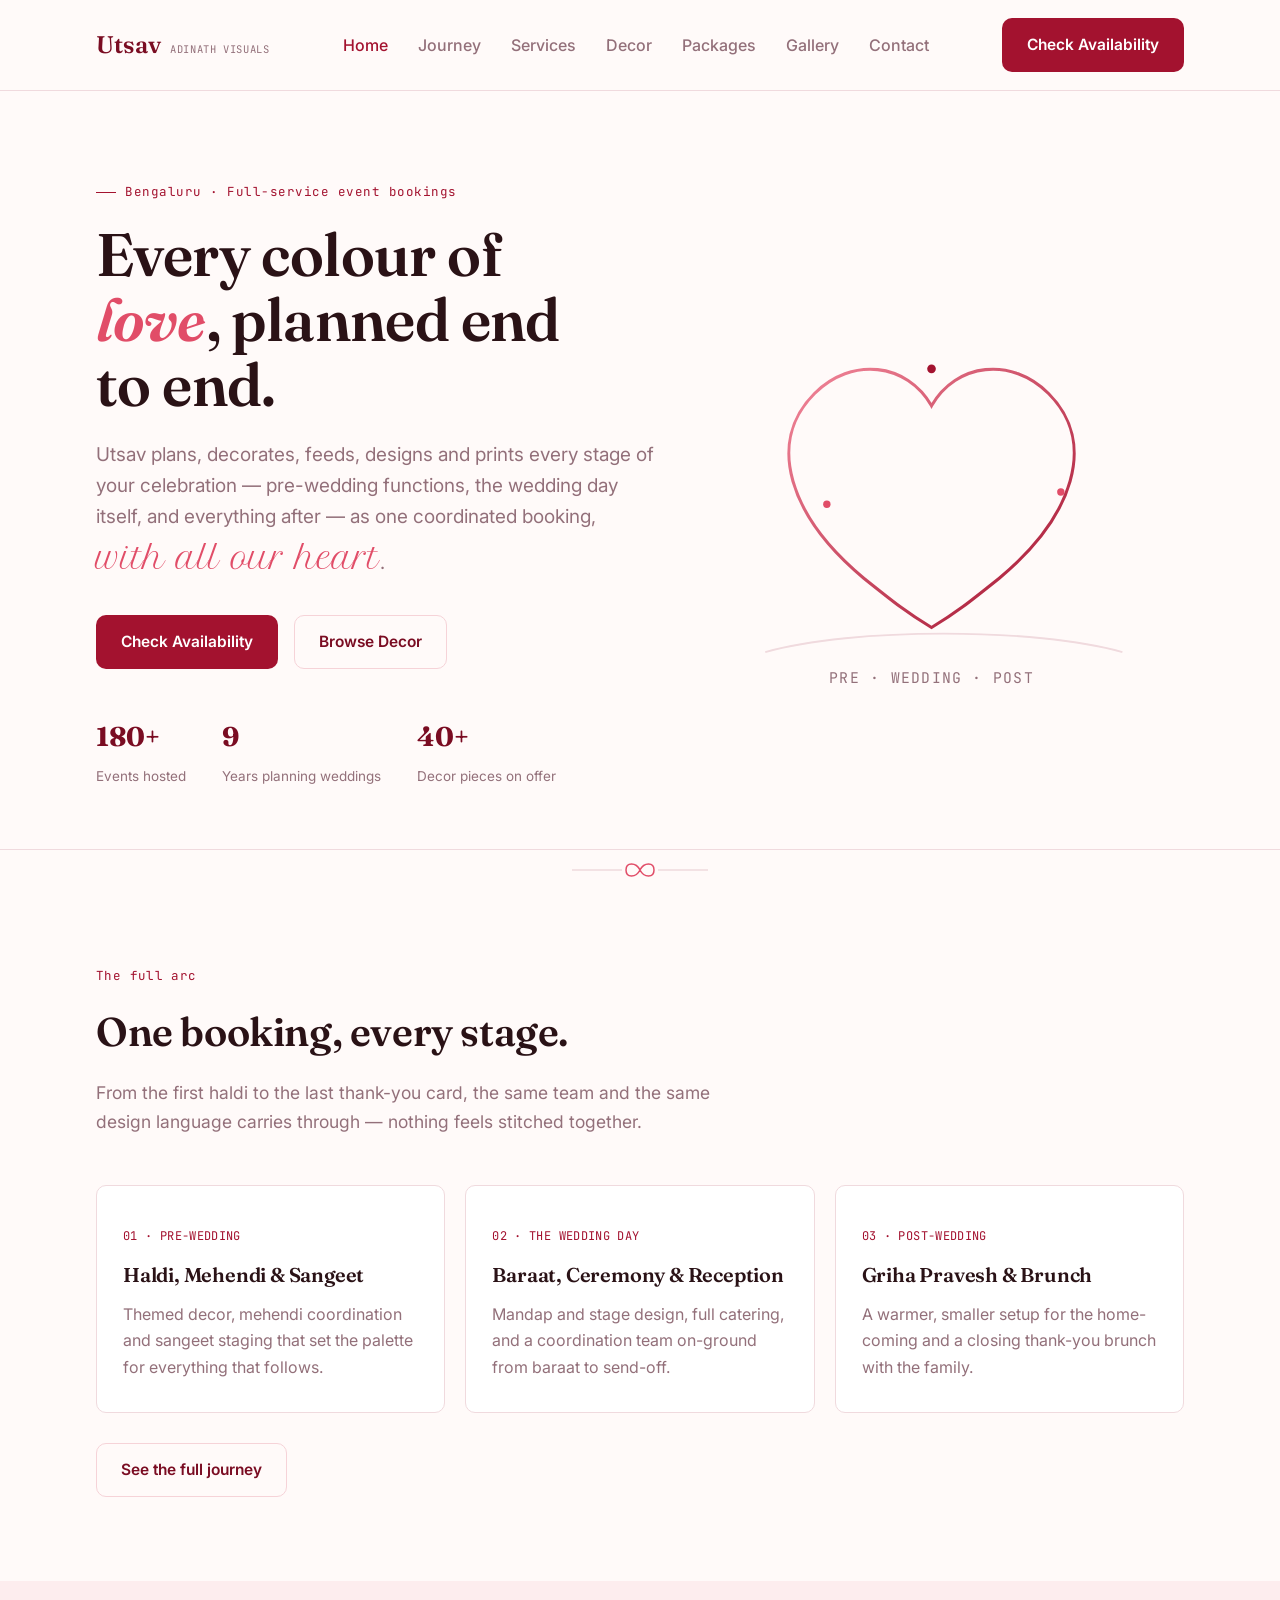
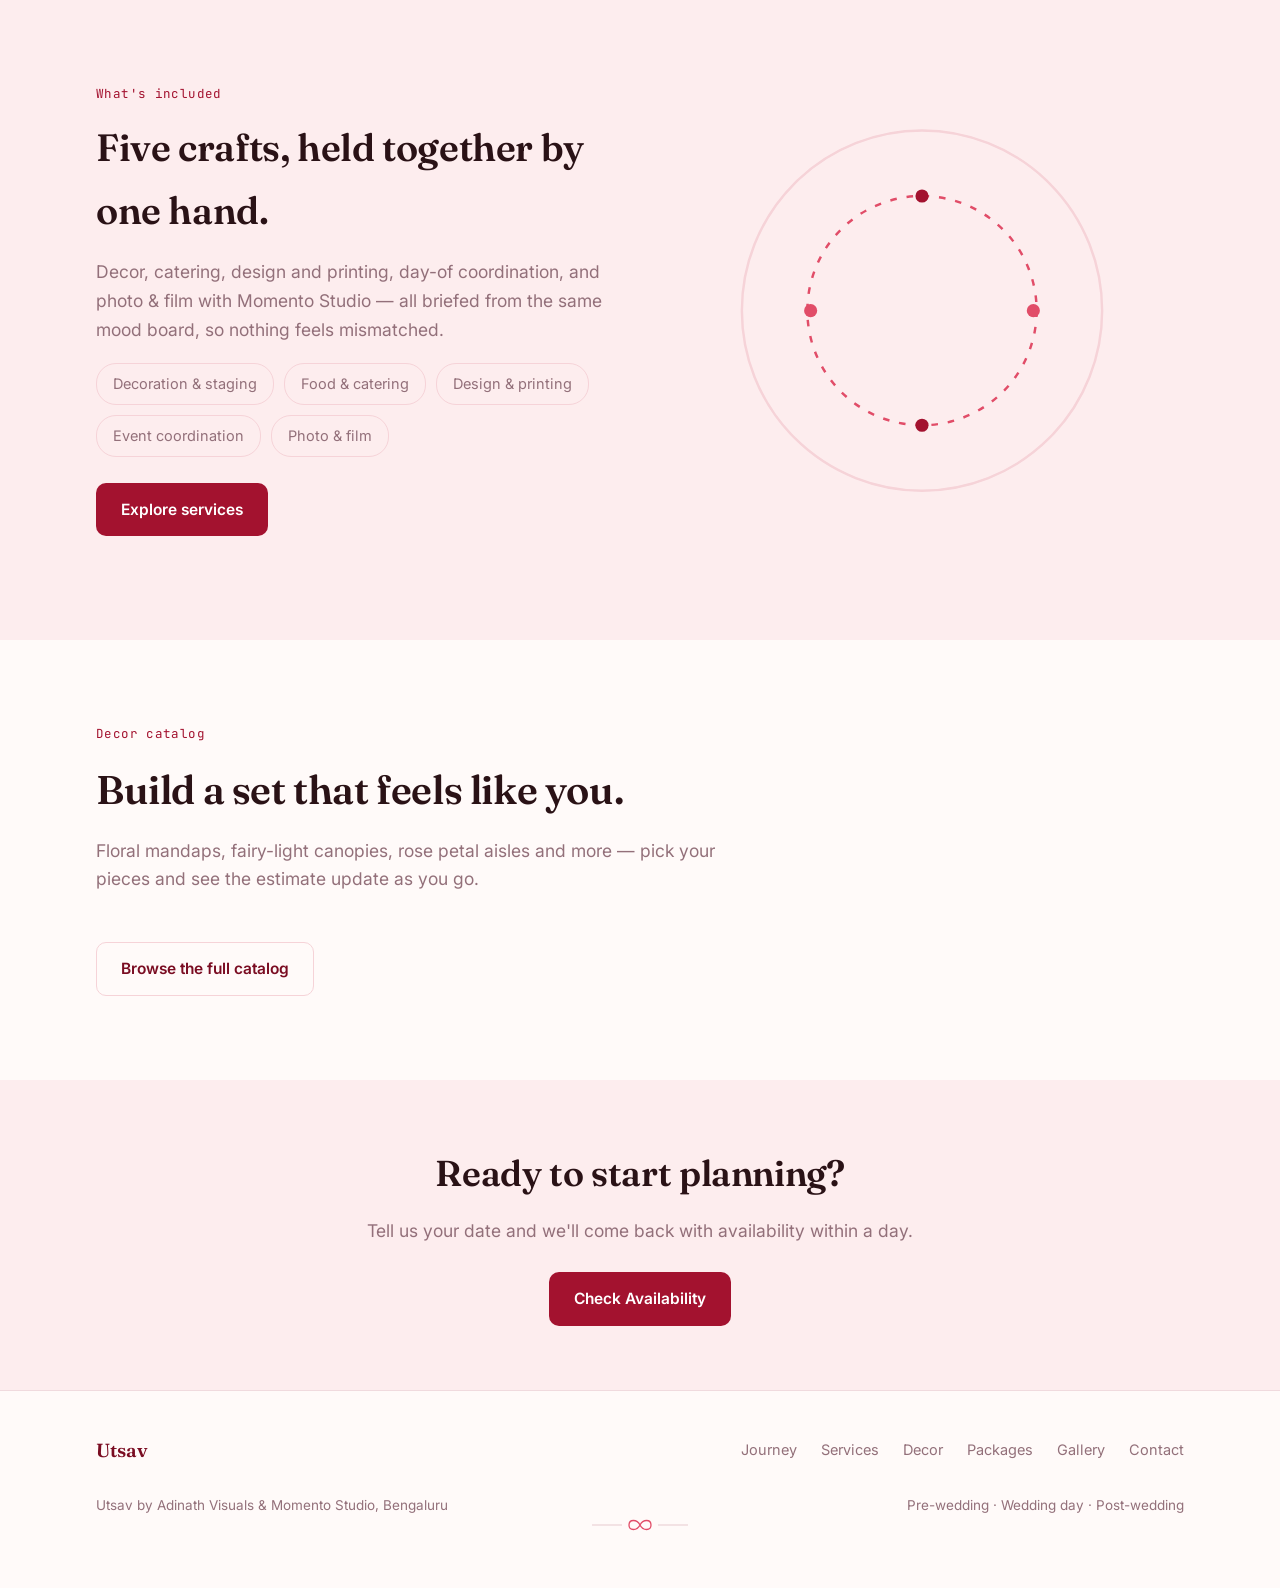
<file: index.html>
<!DOCTYPE html>
<html lang="en">
<head>
<meta charset="UTF-8">
<meta name="viewport" content="width=device-width, initial-scale=1.0">
<meta name="theme-color" content="#a3122f">
<title>Utsav — Wedding &amp; Event Bookings, Pre to Post</title>
<link rel="preconnect" href="https://fonts.googleapis.com">
<link href="https://fonts.googleapis.com/css2?family=Fraunces:ital,opsz,wght@0,9..144,500;0,9..144,600;0,9..144,700;1,9..144,500;1,9..144,600&family=Petit+Formal+Script&family=Inter:wght@400;500;600;700&family=JetBrains+Mono:wght@400;500;600&display=swap" rel="stylesheet">
<link rel="stylesheet" href="style.css">
</head>
<body>

<header class="site">
  <div class="nav">
    <a href="index.html" class="brand">Utsav <small>ADINATH VISUALS</small></a>
    <nav class="links" id="navLinks">
      <a href="index.html" class="active">Home</a>
      <a href="journey.html">Journey</a>
      <a href="services.html">Services</a>
      <a href="decor.html">Decor</a>
      <a href="packages.html">Packages</a>
      <a href="gallery.html">Gallery</a>
      <a href="contact.html">Contact</a>
    </nav>
    <div style="display:flex; align-items:center; gap:10px;">
      <a href="contact.html" class="btn btn-red nav-cta">Check Availability</a>
      <button class="menu-toggle" id="menuToggle" aria-label="Toggle menu" aria-expanded="false">☰</button>
    </div>
  </div>
</header>

<main>

  <!-- HERO -->
  <section class="hero">
    <div class="wrap hero-grid">
      <div>
        <span class="eyebrow-tag">Bengaluru · Full-service event bookings</span>
        <h1>Every colour of <em>love</em>, planned end to end.</h1>
        <p class="lede">Utsav plans, decorates, feeds, designs and prints every stage of your celebration — pre-wedding functions, the wedding day itself, and everything after — as one coordinated booking, <span class="script">with all our heart</span>.</p>
        <div class="hero-cta">
          <a href="contact.html" class="btn btn-red">Check Availability</a>
          <a href="decor.html" class="btn btn-ghost">Browse Decor</a>
        </div>
        <div class="hero-stats">
          <div class="stat"><b>180+</b><span>Events hosted</span></div>
          <div class="stat"><b>9</b><span>Years planning weddings</span></div>
          <div class="stat"><b>40+</b><span>Decor pieces on offer</span></div>
        </div>
      </div>
      <div aria-hidden="true">
        <svg viewBox="0 0 380 360" xmlns="http://www.w3.org/2000/svg">
          <defs>
            <linearGradient id="loveGrad" x1="0" y1="0" x2="1" y2="1">
              <stop offset="0%" stop-color="#f2879a"/>
              <stop offset="100%" stop-color="#a3122f"/>
            </linearGradient>
          </defs>
          <path d="M120 260 C60 210 40 150 80 110 C110 80 155 85 175 120 C195 85 240 80 270 110 C310 150 290 210 230 260 C205 280 195 288 175 300 C155 288 145 280 120 260 Z"
                fill="none" stroke="url(#loveGrad)" stroke-width="2.5"/>
          <path d="M40 320 C110 300 260 300 330 320" stroke="#f0dade" stroke-width="1.5" fill="none"/>
          <circle cx="90" cy="200" r="3" fill="#e14d68"/>
          <circle cx="280" cy="190" r="3" fill="#e14d68"/>
          <circle cx="175" cy="90" r="3.5" fill="#a3122f"/>
          <text x="175" y="345" text-anchor="middle" font-family="JetBrains Mono, monospace" font-size="12" fill="#93707a" letter-spacing="1">PRE · WEDDING · POST</text>
        </svg>
      </div>
    </div>
  </section>

  <div class="divider" aria-hidden="true"><svg viewBox="0 0 140 24"><path d="M2 12h50M88 12h50" stroke="#f0dade" stroke-width="1.5"/><path d="M70 12c-4-8-14-8-14 0 0 8 10 8 14 0zM70 12c4-8 14-8 14 0 0 8-10 8-14 0z" fill="none" stroke="#e14d68" stroke-width="1.5"/></svg></div>

  <!-- JOURNEY TEASER -->
  <section class="section">
    <div class="wrap">
      <div class="section-head">
        <span class="kicker">The full arc</span>
        <h2>One booking, every stage.</h2>
        <p>From the first haldi to the last thank-you card, the same team and the same design language carries through — nothing feels stitched together.</p>
      </div>
      <div class="services-grid">
        <div class="svc-card">
          <span class="phase-label" style="font-family:var(--mono); font-size:12px; color:var(--red); letter-spacing:.03em;">01 · PRE-WEDDING</span>
          <h3 style="margin-top:10px;">Haldi, Mehendi &amp; Sangeet</h3>
          <p>Themed decor, mehendi coordination and sangeet staging that set the palette for everything that follows.</p>
        </div>
        <div class="svc-card">
          <span class="phase-label" style="font-family:var(--mono); font-size:12px; color:var(--red); letter-spacing:.03em;">02 · THE WEDDING DAY</span>
          <h3 style="margin-top:10px;">Baraat, Ceremony &amp; Reception</h3>
          <p>Mandap and stage design, full catering, and a coordination team on-ground from baraat to send-off.</p>
        </div>
        <div class="svc-card">
          <span class="phase-label" style="font-family:var(--mono); font-size:12px; color:var(--red); letter-spacing:.03em;">03 · POST-WEDDING</span>
          <h3 style="margin-top:10px;">Griha Pravesh &amp; Brunch</h3>
          <p>A warmer, smaller setup for the home-coming and a closing thank-you brunch with the family.</p>
        </div>
      </div>
      <div style="margin-top:30px;"><a href="journey.html" class="btn btn-ghost">See the full journey</a></div>
    </div>
  </section>

  <!-- SERVICES TEASER -->
  <section class="section alt">
    <div class="wrap two-col">
      <div>
        <span class="kicker" style="font-family:var(--mono); font-size:12.5px; color:var(--red); letter-spacing:.03em; display:block; margin-bottom:12px;">What's included</span>
        <h2 style="font-size:clamp(28px,3.6vw,38px);">Five crafts, held together by one hand.</h2>
        <p style="margin-top:16px; color:var(--muted); font-size:17.5px;">Decor, catering, design and printing, day-of coordination, and photo &amp; film with Momento Studio — all briefed from the same mood board, so nothing feels mismatched.</p>
        <div class="pill-list">
          <span>Decoration &amp; staging</span>
          <span>Food &amp; catering</span>
          <span>Design &amp; printing</span>
          <span>Event coordination</span>
          <span>Photo &amp; film</span>
        </div>
        <div style="margin-top:26px;"><a href="services.html" class="btn btn-red">Explore services</a></div>
      </div>
      <div>
        <svg viewBox="0 0 320 300" xmlns="http://www.w3.org/2000/svg">
          <circle cx="160" cy="150" r="110" fill="none" stroke="#f6d3d8" stroke-width="1.5"/>
          <circle cx="160" cy="150" r="70" fill="none" stroke="#e14d68" stroke-width="1.5" stroke-dasharray="4 6"/>
          <circle cx="160" cy="80" r="4" fill="#a3122f"/>
          <circle cx="228" cy="150" r="4" fill="#e14d68"/>
          <circle cx="160" cy="220" r="4" fill="#a3122f"/>
          <circle cx="92" cy="150" r="4" fill="#e14d68"/>
        </svg>
      </div>
    </div>
  </section>

  <!-- DECOR TEASER -->
  <section class="section">
    <div class="wrap">
      <div class="section-head">
        <span class="kicker">Decor catalog</span>
        <h2>Build a set that feels like you.</h2>
        <p>Floral mandaps, fairy-light canopies, rose petal aisles and more — pick your pieces and see the estimate update as you go.</p>
      </div>
      <div style="margin-top:8px;"><a href="decor.html" class="btn btn-ghost">Browse the full catalog</a></div>
    </div>
  </section>

  <!-- CTA BANNER -->
  <section class="section alt" style="text-align:center; padding:64px 0;">
    <div class="wrap">
      <h2 style="font-size:clamp(26px,3.4vw,36px);">Ready to start planning?</h2>
      <p style="margin-top:14px; color:var(--muted); font-size:17.5px;">Tell us your date and we'll come back with availability within a day.</p>
      <div style="margin-top:26px;"><a href="contact.html" class="btn btn-red">Check Availability</a></div>
    </div>
  </section>

</main>

<footer>
  <div class="wrap">
    <div class="foot-grid">
      <a href="index.html" class="brand">Utsav</a>
      <div class="foot-links">
        <a href="journey.html">Journey</a>
        <a href="services.html">Services</a>
        <a href="decor.html">Decor</a>
        <a href="packages.html">Packages</a>
        <a href="gallery.html">Gallery</a>
        <a href="contact.html">Contact</a>
      </div>
    </div>
    <div class="foot-bottom">
      <span>Utsav by Adinath Visuals &amp; Momento Studio, Bengaluru</span>
      <span>Pre-wedding · Wedding day · Post-wedding</span>
    </div>
  </div>
<div class="footer-flourish" aria-hidden="true"><svg viewBox="0 0 100 18"><path d="M2 9h30M68 9h30" stroke="#f0dade" stroke-width="1.3"/><path d="M50 9c-3-6-11-6-11 0 0 6 8 6 11 0zM50 9c3-6 11-6 11 0 0 6-8 6-11 0z" fill="none" stroke="#e14d68" stroke-width="1.3"/></svg></div>
</footer>

<script src="script.js"></script>
</body>
</html>
</file>
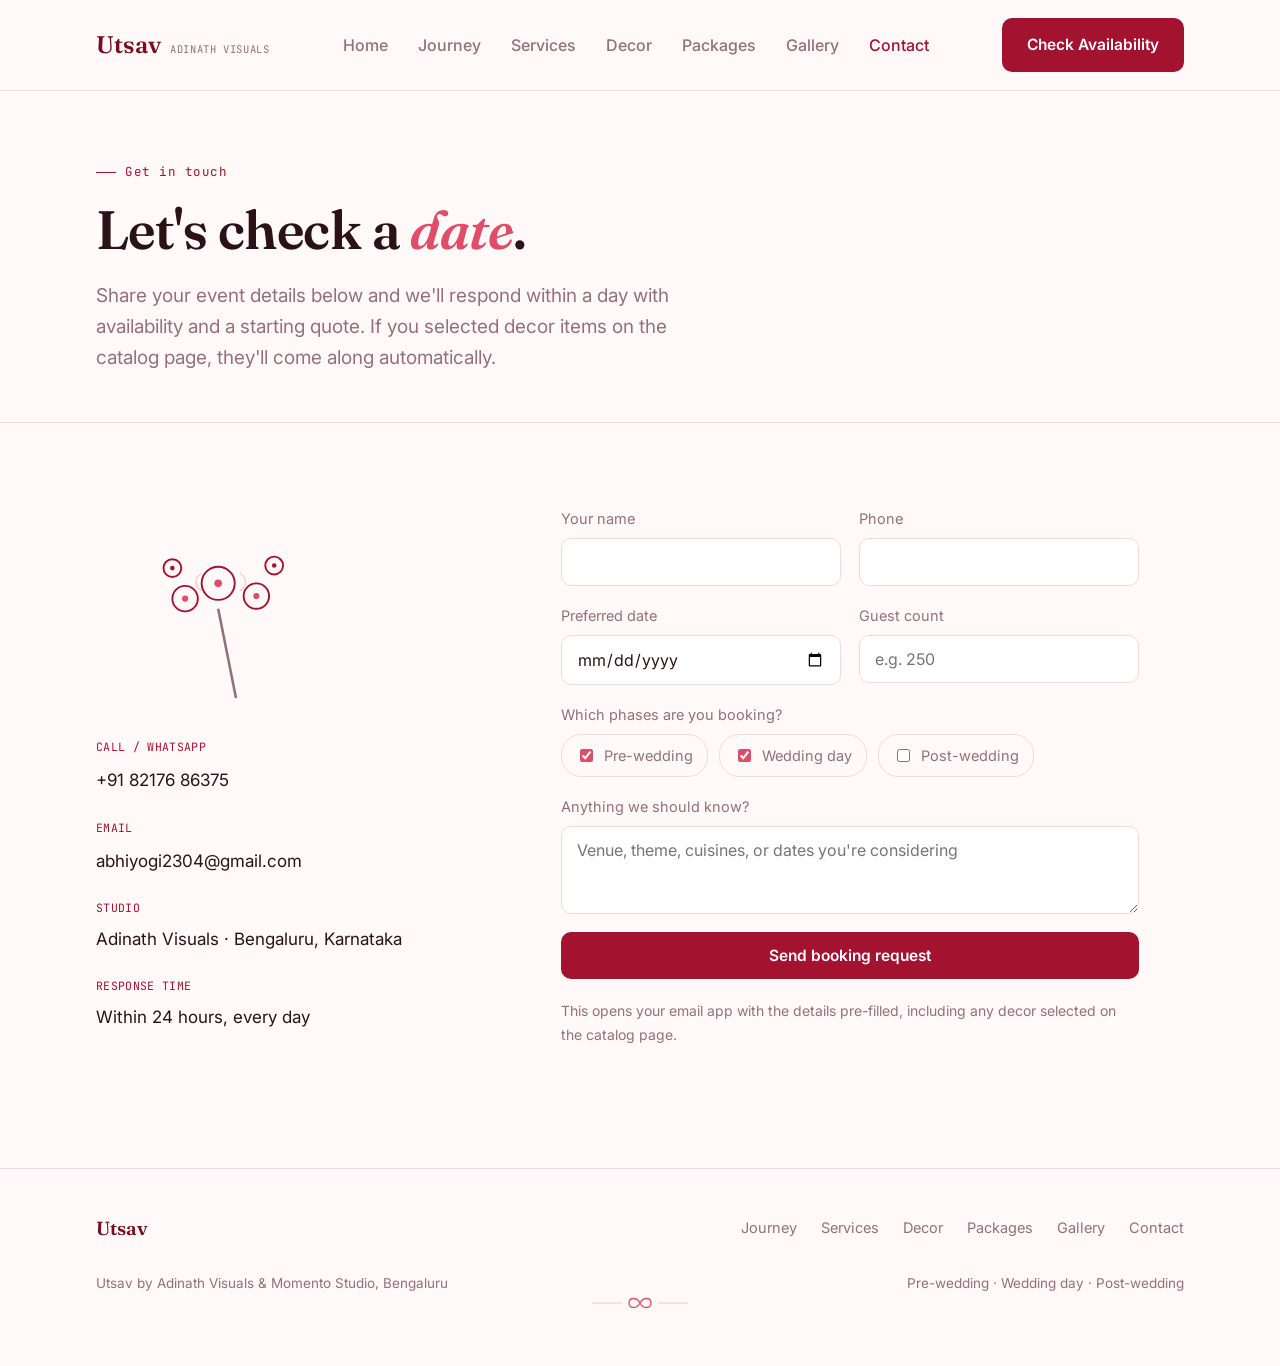
<file: contact.html>
<!DOCTYPE html>
<html lang="en">
<head>
<meta charset="UTF-8">
<meta name="viewport" content="width=device-width, initial-scale=1.0">
<meta name="theme-color" content="#a3122f">
<title>Contact — Utsav</title>
<link rel="preconnect" href="https://fonts.googleapis.com">
<link href="https://fonts.googleapis.com/css2?family=Fraunces:ital,opsz,wght@0,9..144,500;0,9..144,600;0,9..144,700;1,9..144,500;1,9..144,600&family=Petit+Formal+Script&family=Inter:wght@400;500;600;700&family=JetBrains+Mono:wght@400;500;600&display=swap" rel="stylesheet">
<link rel="stylesheet" href="style.css">
</head>
<body>

<header class="site">
  <div class="nav">
    <a href="index.html" class="brand">Utsav <small>ADINATH VISUALS</small></a>
    <nav class="links" id="navLinks">
      <a href="index.html">Home</a>
      <a href="journey.html">Journey</a>
      <a href="services.html">Services</a>
      <a href="decor.html">Decor</a>
      <a href="packages.html">Packages</a>
      <a href="gallery.html">Gallery</a>
      <a href="contact.html" class="active">Contact</a>
    </nav>
    <div style="display:flex; align-items:center; gap:10px;">
      <a href="contact.html" class="btn btn-red nav-cta">Check Availability</a>
      <button class="menu-toggle" id="menuToggle" aria-label="Toggle menu" aria-expanded="false">☰</button>
    </div>
  </div>
</header>

<main>
  <section class="page-hero">
    <div class="wrap">
      <span class="kicker">Get in touch</span>
      <h1>Let's check a <em>date</em>.</h1>
      <p class="lede">Share your event details below and we'll respond within a day with availability and a starting quote. If you selected decor items on the catalog page, they'll come along automatically.</p>
    </div>
  </section>

  <section class="section">
    <div class="wrap book-grid">
      <div>
        <div class="illus-bouquet" aria-hidden="true" style="margin-bottom:28px;">
          <svg viewBox="0 0 220 160" fill="none">
            <path d="M110 150 L96 80" stroke="var(--muted)" stroke-width="2"/>
            <g stroke="var(--red)" stroke-width="1.5">
              <circle cx="96" cy="60" r="13" fill="none"/><circle cx="96" cy="60" r="3" fill="var(--pink)" stroke="none"/>
              <circle cx="70" cy="72" r="10" fill="none"/><circle cx="70" cy="72" r="2.4" fill="var(--pink)" stroke="none"/>
              <circle cx="126" cy="70" r="10" fill="none"/><circle cx="126" cy="70" r="2.4" fill="var(--pink)" stroke="none"/>
              <circle cx="60" cy="48" r="7" fill="none"/><circle cx="60" cy="48" r="1.8" fill="var(--red)" stroke="none"/>
              <circle cx="140" cy="46" r="7" fill="none"/><circle cx="140" cy="46" r="1.8" fill="var(--red)" stroke="none"/>
            </g>
            <path d="M83 66c-6-4-6-10 0-14M113 66c6-4 6-10 0-14" stroke="var(--blush-deep)" stroke-width="1.3"/>
          </svg>
        </div>
        <div class="contact-block">
          <div class="contact-item">
            <span class="label">CALL / WHATSAPP</span>
            <a href="tel:+918217686375">+91 82176 86375</a>
          </div>
          <div class="contact-item">
            <span class="label">EMAIL</span>
            <a href="mailto:abhiyogi2304@gmail.com">abhiyogi2304@gmail.com</a>
          </div>
          <div class="contact-item">
            <span class="label">STUDIO</span>
            <p>Adinath Visuals · Bengaluru, Karnataka</p>
          </div>
          <div class="contact-item">
            <span class="label">RESPONSE TIME</span>
            <p>Within 24 hours, every day</p>
          </div>
        </div>
      </div>
      <form class="booking" id="bookingForm">
        <div class="field-row">
          <div class="field">
            <label for="name">Your name</label>
            <input type="text" id="name" required>
          </div>
          <div class="field">
            <label for="phone">Phone</label>
            <input type="tel" id="phone" required>
          </div>
        </div>
        <div class="field-row">
          <div class="field">
            <label for="date">Preferred date</label>
            <input type="date" id="date">
          </div>
          <div class="field">
            <label for="guests">Guest count</label>
            <input type="number" id="guests" min="10" placeholder="e.g. 250">
          </div>
        </div>
        <div class="field">
          <label>Which phases are you booking?</label>
          <div class="check-group">
            <label><input type="checkbox" value="Pre-wedding" checked> Pre-wedding</label>
            <label><input type="checkbox" value="Wedding day" checked> Wedding day</label>
            <label><input type="checkbox" value="Post-wedding"> Post-wedding</label>
          </div>
        </div>
        <div class="field">
          <label for="message">Anything we should know?</label>
          <textarea id="message" rows="3" placeholder="Venue, theme, cuisines, or dates you're considering"></textarea>
        </div>
        <button type="submit" class="btn btn-red">Send booking request</button>
        <p class="form-note">This opens your email app with the details pre-filled, including any decor selected on the catalog page.</p>
        <p id="formStatus"></p>
      </form>
    </div>
  </section>
</main>

<footer>
  <div class="wrap">
    <div class="foot-grid">
      <a href="index.html" class="brand">Utsav</a>
      <div class="foot-links">
        <a href="journey.html">Journey</a>
        <a href="services.html">Services</a>
        <a href="decor.html">Decor</a>
        <a href="packages.html">Packages</a>
        <a href="gallery.html">Gallery</a>
        <a href="contact.html">Contact</a>
      </div>
    </div>
    <div class="foot-bottom">
      <span>Utsav by Adinath Visuals &amp; Momento Studio, Bengaluru</span>
      <span>Pre-wedding · Wedding day · Post-wedding</span>
    </div>
  </div>
<div class="footer-flourish" aria-hidden="true"><svg viewBox="0 0 100 18"><path d="M2 9h30M68 9h30" stroke="#f0dade" stroke-width="1.3"/><path d="M50 9c-3-6-11-6-11 0 0 6 8 6 11 0zM50 9c3-6 11-6 11 0 0 6-8 6-11 0z" fill="none" stroke="#e14d68" stroke-width="1.3"/></svg></div>
</footer>

<script src="script.js"></script>
</body>
</html>
</file>
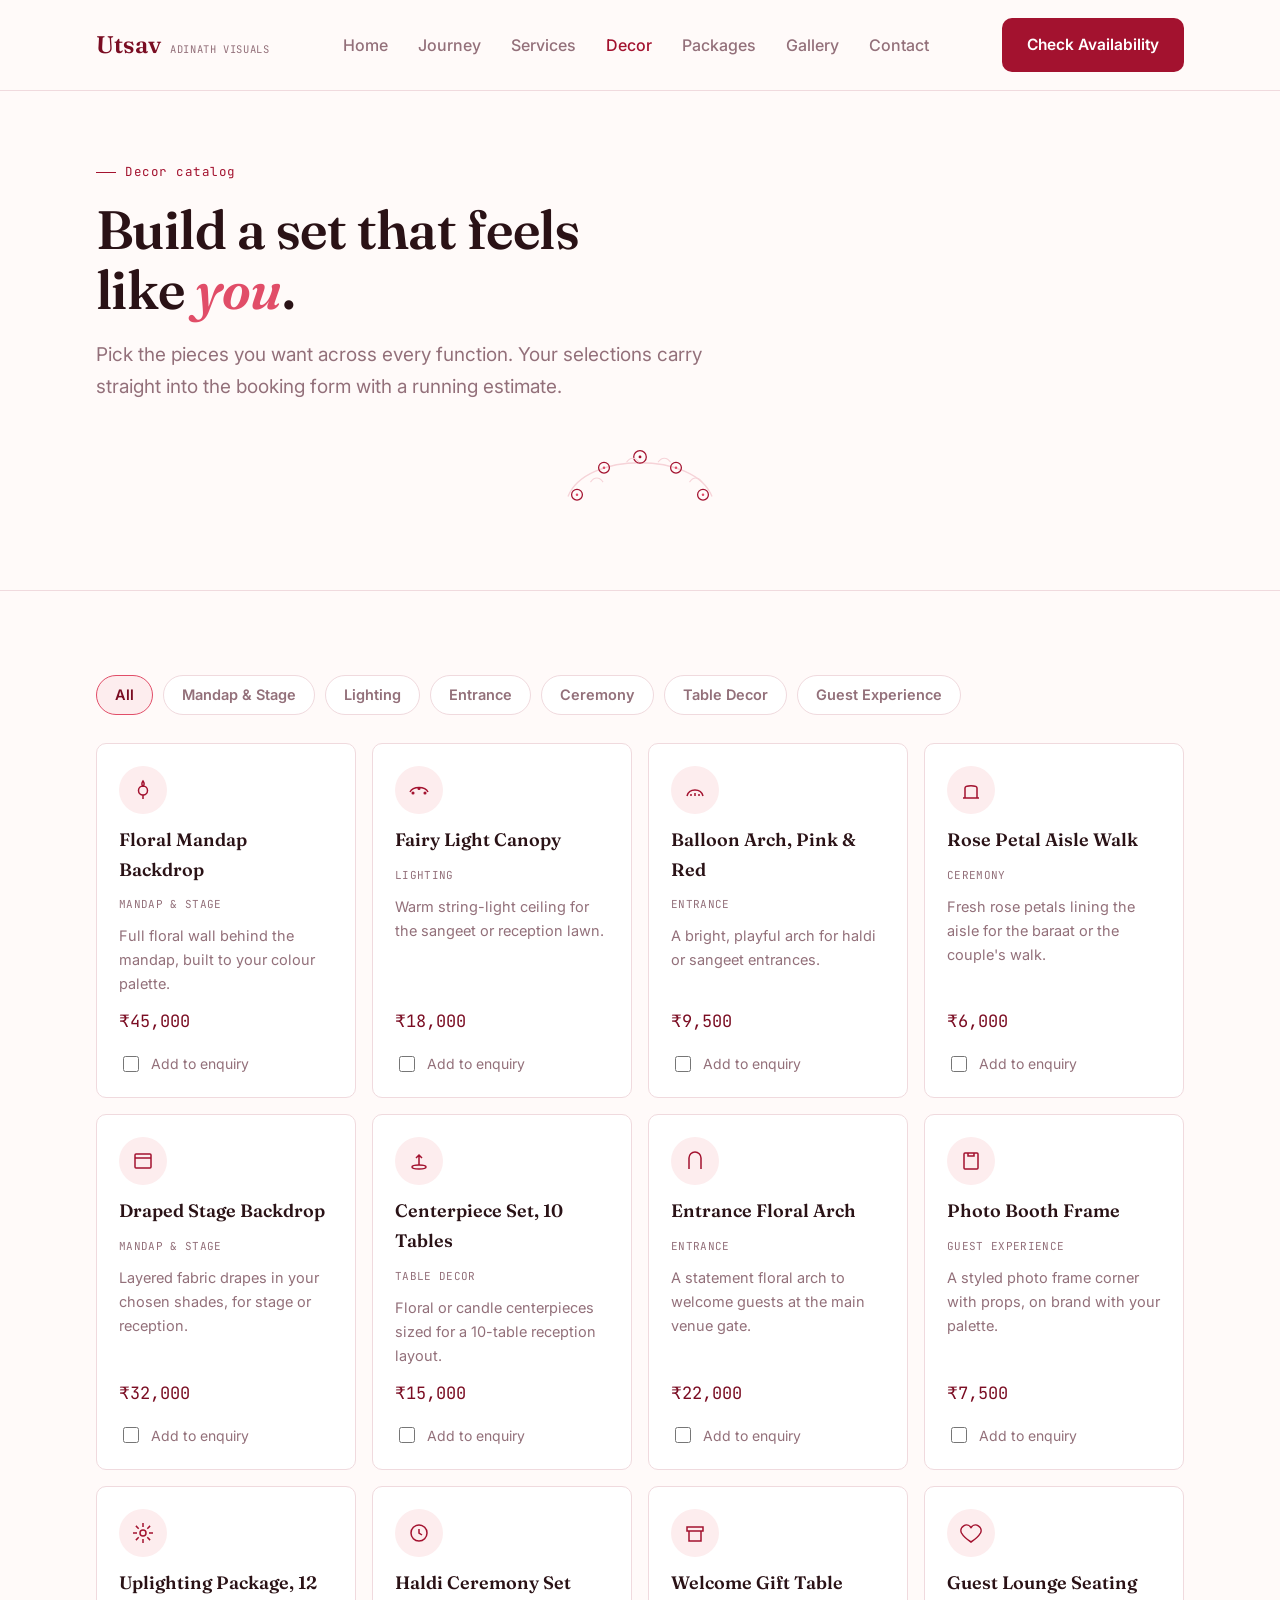
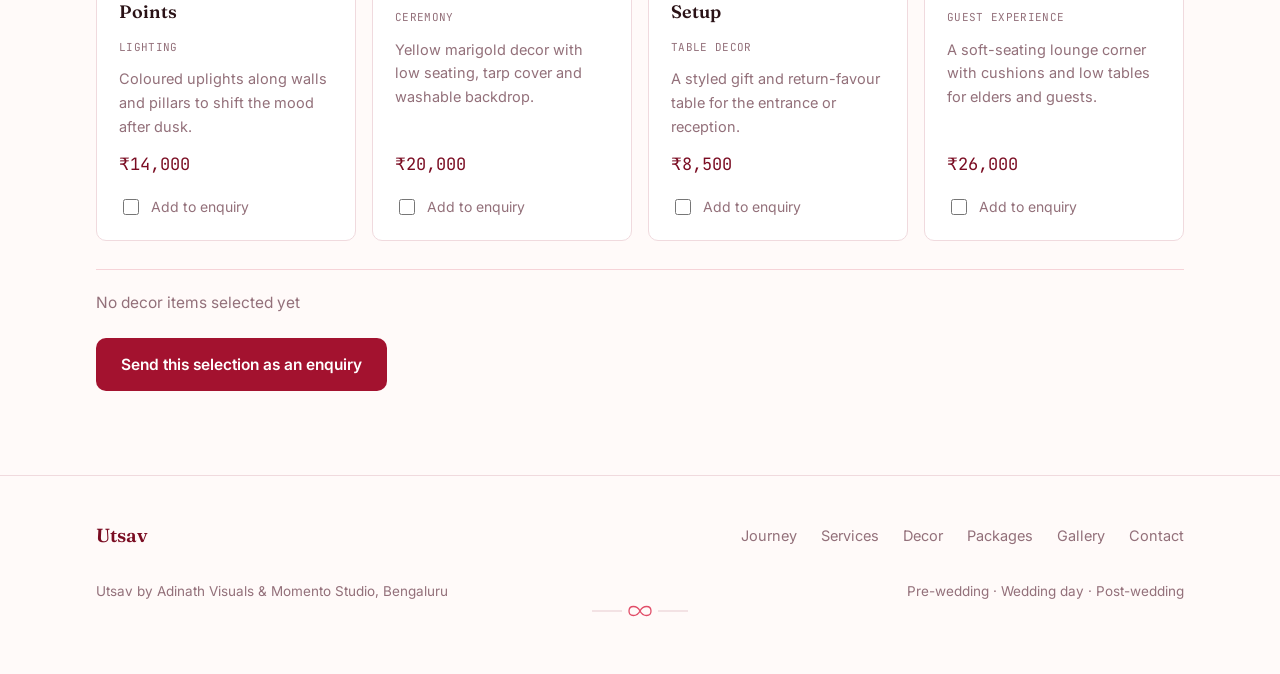
<file: decor.html>
<!DOCTYPE html>
<html lang="en">
<head>
<meta charset="UTF-8">
<meta name="viewport" content="width=device-width, initial-scale=1.0">
<meta name="theme-color" content="#a3122f">
<title>Decor Catalog — Utsav</title>
<link rel="preconnect" href="https://fonts.googleapis.com">
<link href="https://fonts.googleapis.com/css2?family=Fraunces:ital,opsz,wght@0,9..144,500;0,9..144,600;0,9..144,700;1,9..144,500;1,9..144,600&family=Petit+Formal+Script&family=Inter:wght@400;500;600;700&family=JetBrains+Mono:wght@400;500;600&display=swap" rel="stylesheet">
<link rel="stylesheet" href="style.css">
</head>
<body>

<header class="site">
  <div class="nav">
    <a href="index.html" class="brand">Utsav <small>ADINATH VISUALS</small></a>
    <nav class="links" id="navLinks">
      <a href="index.html">Home</a>
      <a href="journey.html">Journey</a>
      <a href="services.html">Services</a>
      <a href="decor.html" class="active">Decor</a>
      <a href="packages.html">Packages</a>
      <a href="gallery.html">Gallery</a>
      <a href="contact.html">Contact</a>
    </nav>
    <div style="display:flex; align-items:center; gap:10px;">
      <a href="contact.html" class="btn btn-red nav-cta">Check Availability</a>
      <button class="menu-toggle" id="menuToggle" aria-label="Toggle menu" aria-expanded="false">☰</button>
    </div>
  </div>
</header>

<main>
  <section class="page-hero">
    <div class="wrap">
      <span class="kicker">Decor catalog</span>
      <h1>Build a set that feels like <em>you</em>.</h1>
      <p class="lede">Pick the pieces you want across every function. Your selections carry straight into the booking form with a running estimate.</p>
      <div class="illus-wreath" aria-hidden="true">
        <svg viewBox="0 0 200 130" fill="none">
          <path d="M20 90 C40 40 160 40 180 90" stroke="var(--blush-deep)" stroke-width="1.5"/>
          <g stroke="var(--red)" stroke-width="1.4">
            <circle cx="30" cy="88" r="6" fill="none"/><circle cx="30" cy="88" r="1.4" fill="var(--pink)" stroke="none"/>
            <circle cx="60" cy="58" r="6" fill="none"/><circle cx="60" cy="58" r="1.4" fill="var(--pink)" stroke="none"/>
            <circle cx="100" cy="46" r="7" fill="none"/><circle cx="100" cy="46" r="1.6" fill="var(--red)" stroke="none"/>
            <circle cx="140" cy="58" r="6" fill="none"/><circle cx="140" cy="58" r="1.4" fill="var(--pink)" stroke="none"/>
            <circle cx="170" cy="88" r="6" fill="none"/><circle cx="170" cy="88" r="1.4" fill="var(--pink)" stroke="none"/>
          </g>
          <path d="M45 74c4-6 10-6 14 0M85 52c4-6 10-6 14 0M120 52c4-6 10-6 14 0M155 74c4-6 10-6 14 0" stroke="var(--blush-deep)" stroke-width="1.2"/>
        </svg>
      </div>
    </div>
  </section>

  <section class="section">
    <div class="wrap">

      <div class="decor-filters">
        <button class="active" data-filter="all">All</button>
        <button data-filter="mandap">Mandap &amp; Stage</button>
        <button data-filter="lighting">Lighting</button>
        <button data-filter="entrance">Entrance</button>
        <button data-filter="ceremony">Ceremony</button>
        <button data-filter="table">Table Decor</button>
        <button data-filter="guest">Guest Experience</button>
      </div>

      <div class="decor-grid" id="decorGrid">

        <label class="decor-card" data-category="mandap">
          <div class="icon-wrap"><svg viewBox="0 0 24 24" fill="none" stroke="var(--red)" stroke-width="1.5"><path d="M12 3c1.5 2 1.5 4 0 5-1.5-1-1.5-3 0-5zM12 8c2.5 0 4.5 2 4.5 4.5S14.5 17 12 17s-4.5-2-4.5-4.5S9.5 8 12 8z"/><path d="M12 17v4"/></svg></div>
          <h4>Floral Mandap Backdrop</h4>
          <span class="cat">MANDAP &amp; STAGE</span>
          <p class="item-desc">Full floral wall behind the mandap, built to your colour palette.</p>
          <span class="price">₹45,000</span>
          <span class="decor-check"><input type="checkbox" data-name="Floral Mandap Backdrop" data-price="45000"> Add to enquiry</span>
        </label>

        <label class="decor-card" data-category="lighting">
          <div class="icon-wrap"><svg viewBox="0 0 24 24" fill="none" stroke="var(--red)" stroke-width="1.5"><path d="M3 14c3-6 15-6 18 0" /><circle cx="6" cy="15" r="0.8" fill="var(--red)"/><circle cx="12" cy="10.5" r="0.8" fill="var(--red)"/><circle cx="18" cy="15" r="0.8" fill="var(--red)"/></svg></div>
          <h4>Fairy Light Canopy</h4>
          <span class="cat">LIGHTING</span>
          <p class="item-desc">Warm string-light ceiling for the sangeet or reception lawn.</p>
          <span class="price">₹18,000</span>
          <span class="decor-check"><input type="checkbox" data-name="Fairy Light Canopy" data-price="18000"> Add to enquiry</span>
        </label>

        <label class="decor-card" data-category="entrance">
          <div class="icon-wrap"><svg viewBox="0 0 24 24" fill="none" stroke="var(--red)" stroke-width="1.5"><path d="M4 18c2-8 14-8 16 0"/><path d="M8 18v-2M12 18v-3M16 18v-2"/></svg></div>
          <h4>Balloon Arch, Pink &amp; Red</h4>
          <span class="cat">ENTRANCE</span>
          <p class="item-desc">A bright, playful arch for haldi or sangeet entrances.</p>
          <span class="price">₹9,500</span>
          <span class="decor-check"><input type="checkbox" data-name="Balloon Arch (Pink & Red)" data-price="9500"> Add to enquiry</span>
        </label>

        <label class="decor-card" data-category="ceremony">
          <div class="icon-wrap"><svg viewBox="0 0 24 24" fill="none" stroke="var(--red)" stroke-width="1.5"><path d="M4 20h16M6 20V10M18 20V10M6 10c0-3 12-3 12 0"/></svg></div>
          <h4>Rose Petal Aisle Walk</h4>
          <span class="cat">CEREMONY</span>
          <p class="item-desc">Fresh rose petals lining the aisle for the baraat or the couple's walk.</p>
          <span class="price">₹6,000</span>
          <span class="decor-check"><input type="checkbox" data-name="Rose Petal Aisle Walk" data-price="6000"> Add to enquiry</span>
        </label>

        <label class="decor-card" data-category="mandap">
          <div class="icon-wrap"><svg viewBox="0 0 24 24" fill="none" stroke="var(--red)" stroke-width="1.5"><rect x="4" y="5" width="16" height="14" rx="1"/><path d="M4 9h16"/></svg></div>
          <h4>Draped Stage Backdrop</h4>
          <span class="cat">MANDAP &amp; STAGE</span>
          <p class="item-desc">Layered fabric drapes in your chosen shades, for stage or reception.</p>
          <span class="price">₹32,000</span>
          <span class="decor-check"><input type="checkbox" data-name="Draped Stage Backdrop" data-price="32000"> Add to enquiry</span>
        </label>

        <label class="decor-card" data-category="table">
          <div class="icon-wrap"><svg viewBox="0 0 24 24" fill="none" stroke="var(--red)" stroke-width="1.5"><ellipse cx="12" cy="18" rx="7" ry="2"/><path d="M12 16V6M9 9l3-3 3 3"/></svg></div>
          <h4>Centerpiece Set, 10 Tables</h4>
          <span class="cat">TABLE DECOR</span>
          <p class="item-desc">Floral or candle centerpieces sized for a 10-table reception layout.</p>
          <span class="price">₹15,000</span>
          <span class="decor-check"><input type="checkbox" data-name="Centerpiece Set (10 tables)" data-price="15000"> Add to enquiry</span>
        </label>

        <label class="decor-card" data-category="entrance">
          <div class="icon-wrap"><svg viewBox="0 0 24 24" fill="none" stroke="var(--red)" stroke-width="1.5"><path d="M6 20V9a6 6 0 0112 0v11"/></svg></div>
          <h4>Entrance Floral Arch</h4>
          <span class="cat">ENTRANCE</span>
          <p class="item-desc">A statement floral arch to welcome guests at the main venue gate.</p>
          <span class="price">₹22,000</span>
          <span class="decor-check"><input type="checkbox" data-name="Entrance Floral Arch" data-price="22000"> Add to enquiry</span>
        </label>

        <label class="decor-card" data-category="guest">
          <div class="icon-wrap"><svg viewBox="0 0 24 24" fill="none" stroke="var(--red)" stroke-width="1.5"><rect x="5" y="4" width="14" height="16" rx="1"/><path d="M9 4v3h6V4"/></svg></div>
          <h4>Photo Booth Frame</h4>
          <span class="cat">GUEST EXPERIENCE</span>
          <p class="item-desc">A styled photo frame corner with props, on brand with your palette.</p>
          <span class="price">₹7,500</span>
          <span class="decor-check"><input type="checkbox" data-name="Photo Booth Frame" data-price="7500"> Add to enquiry</span>
        </label>

        <label class="decor-card" data-category="lighting">
          <div class="icon-wrap"><svg viewBox="0 0 24 24" fill="none" stroke="var(--red)" stroke-width="1.5"><path d="M12 2v4M12 18v4M4.9 4.9l2.8 2.8M16.3 16.3l2.8 2.8M2 12h4M18 12h4M4.9 19.1l2.8-2.8M16.3 7.7l2.8-2.8"/><circle cx="12" cy="12" r="3"/></svg></div>
          <h4>Uplighting Package, 12 Points</h4>
          <span class="cat">LIGHTING</span>
          <p class="item-desc">Coloured uplights along walls and pillars to shift the mood after dusk.</p>
          <span class="price">₹14,000</span>
          <span class="decor-check"><input type="checkbox" data-name="Uplighting Package (12 points)" data-price="14000"> Add to enquiry</span>
        </label>

        <label class="decor-card" data-category="ceremony">
          <div class="icon-wrap"><svg viewBox="0 0 24 24" fill="none" stroke="var(--red)" stroke-width="1.5"><circle cx="12" cy="12" r="8"/><path d="M12 8v4l3 2"/></svg></div>
          <h4>Haldi Ceremony Set</h4>
          <span class="cat">CEREMONY</span>
          <p class="item-desc">Yellow marigold decor with low seating, tarp cover and washable backdrop.</p>
          <span class="price">₹20,000</span>
          <span class="decor-check"><input type="checkbox" data-name="Haldi Ceremony Set" data-price="20000"> Add to enquiry</span>
        </label>

        <label class="decor-card" data-category="table">
          <div class="icon-wrap"><svg viewBox="0 0 24 24" fill="none" stroke="var(--red)" stroke-width="1.5"><path d="M4 6h16v4H4zM6 10v10h12V10"/></svg></div>
          <h4>Welcome Gift Table Setup</h4>
          <span class="cat">TABLE DECOR</span>
          <p class="item-desc">A styled gift and return-favour table for the entrance or reception.</p>
          <span class="price">₹8,500</span>
          <span class="decor-check"><input type="checkbox" data-name="Welcome Gift Table Setup" data-price="8500"> Add to enquiry</span>
        </label>

        <label class="decor-card" data-category="guest">
          <div class="icon-wrap"><svg viewBox="0 0 24 24" fill="none" stroke="var(--red)" stroke-width="1.5"><path d="M12 21s-7-4.5-9.5-9A5.5 5.5 0 0112 6.5 5.5 5.5 0 0121.5 12c-2.5 4.5-9.5 9-9.5 9z"/></svg></div>
          <h4>Guest Lounge Seating</h4>
          <span class="cat">GUEST EXPERIENCE</span>
          <p class="item-desc">A soft-seating lounge corner with cushions and low tables for elders and guests.</p>
          <span class="price">₹26,000</span>
          <span class="decor-check"><input type="checkbox" data-name="Guest Lounge Seating" data-price="26000"> Add to enquiry</span>
        </label>

      </div>

      <div class="decor-summary">
        <span class="count" id="decorCount">No decor items selected yet</span>
        <span class="total" id="decorTotal"></span>
      </div>
      <div style="margin-top:22px;"><a href="contact.html" class="btn btn-red">Send this selection as an enquiry</a></div>
    </div>
  </section>
</main>

<footer>
  <div class="wrap">
    <div class="foot-grid">
      <a href="index.html" class="brand">Utsav</a>
      <div class="foot-links">
        <a href="journey.html">Journey</a>
        <a href="services.html">Services</a>
        <a href="decor.html">Decor</a>
        <a href="packages.html">Packages</a>
        <a href="gallery.html">Gallery</a>
        <a href="contact.html">Contact</a>
      </div>
    </div>
    <div class="foot-bottom">
      <span>Utsav by Adinath Visuals &amp; Momento Studio, Bengaluru</span>
      <span>Pre-wedding · Wedding day · Post-wedding</span>
    </div>
  </div>
<div class="footer-flourish" aria-hidden="true"><svg viewBox="0 0 100 18"><path d="M2 9h30M68 9h30" stroke="#f0dade" stroke-width="1.3"/><path d="M50 9c-3-6-11-6-11 0 0 6 8 6 11 0zM50 9c3-6 11-6 11 0 0 6-8 6-11 0z" fill="none" stroke="#e14d68" stroke-width="1.3"/></svg></div>
</footer>

<script src="script.js"></script>
</body>
</html>
</file>
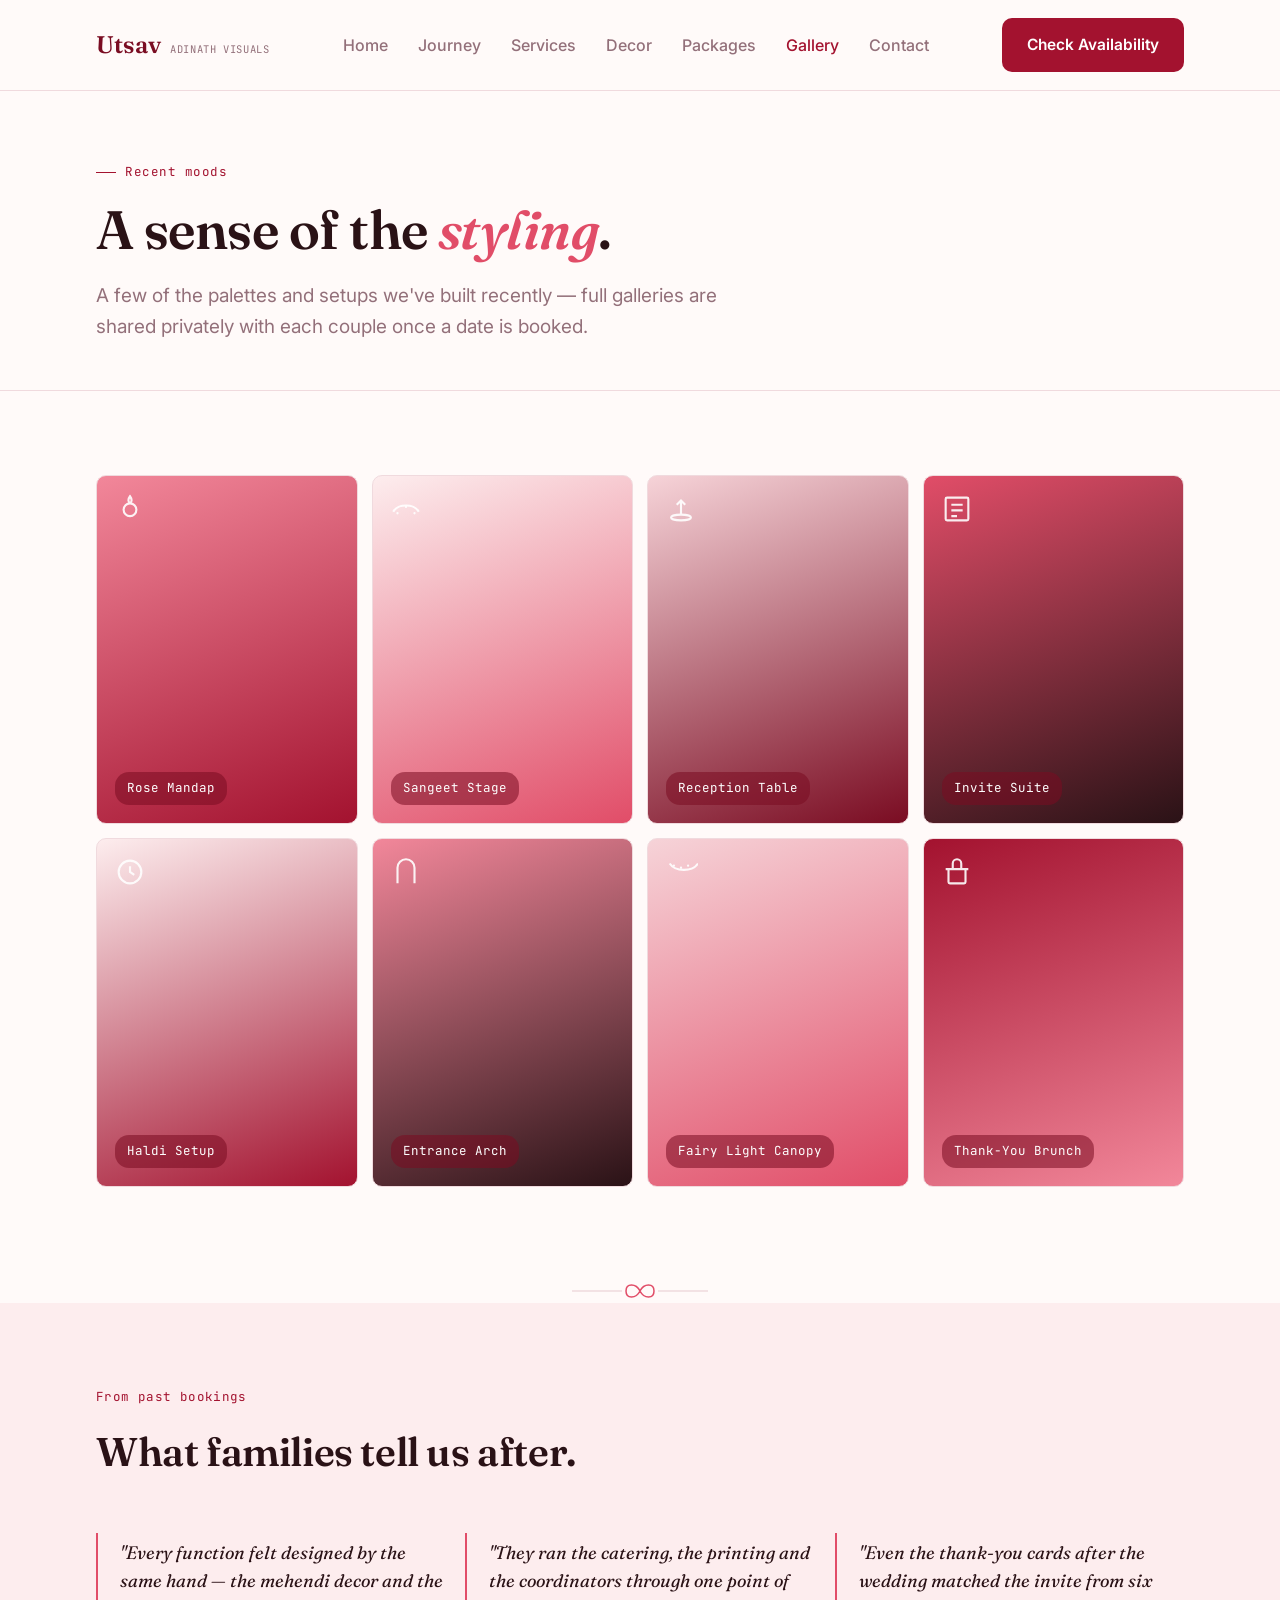
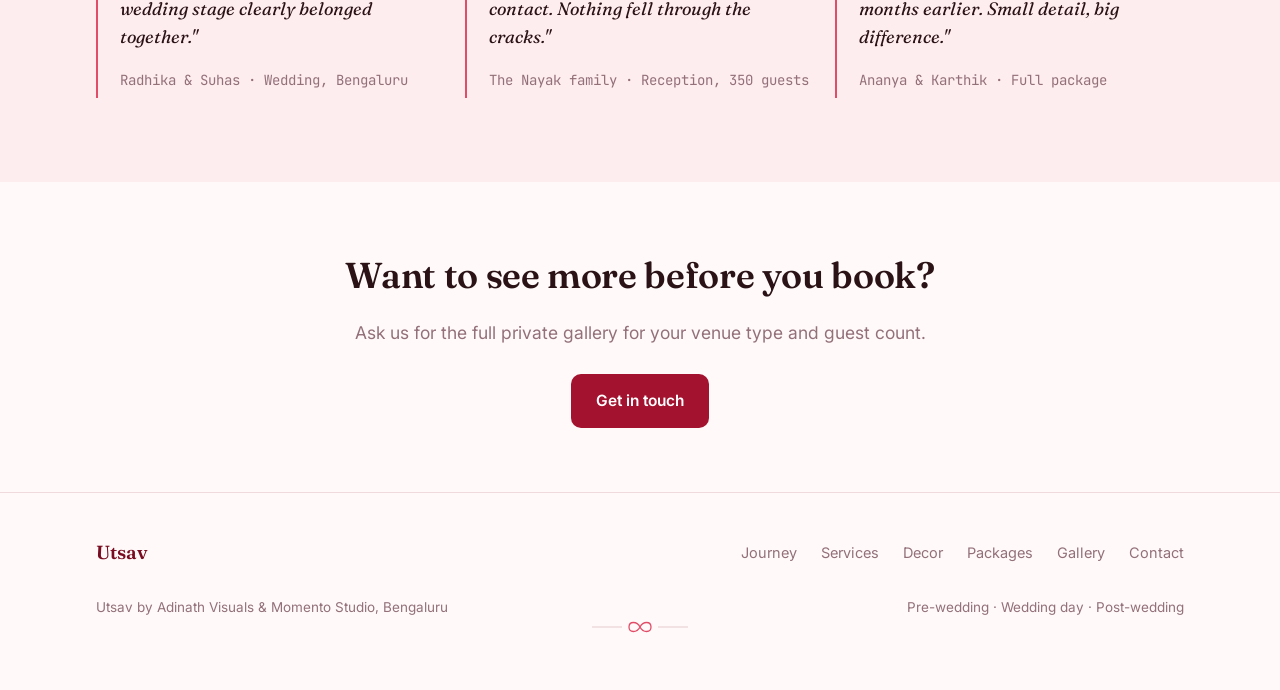
<file: gallery.html>
<!DOCTYPE html>
<html lang="en">
<head>
<meta charset="UTF-8">
<meta name="viewport" content="width=device-width, initial-scale=1.0">
<meta name="theme-color" content="#a3122f">
<title>Gallery — Utsav</title>
<link rel="preconnect" href="https://fonts.googleapis.com">
<link href="https://fonts.googleapis.com/css2?family=Fraunces:ital,opsz,wght@0,9..144,500;0,9..144,600;0,9..144,700;1,9..144,500;1,9..144,600&family=Petit+Formal+Script&family=Inter:wght@400;500;600;700&family=JetBrains+Mono:wght@400;500;600&display=swap" rel="stylesheet">
<link rel="stylesheet" href="style.css">
</head>
<body>

<header class="site">
  <div class="nav">
    <a href="index.html" class="brand">Utsav <small>ADINATH VISUALS</small></a>
    <nav class="links" id="navLinks">
      <a href="index.html">Home</a>
      <a href="journey.html">Journey</a>
      <a href="services.html">Services</a>
      <a href="decor.html">Decor</a>
      <a href="packages.html">Packages</a>
      <a href="gallery.html" class="active">Gallery</a>
      <a href="contact.html">Contact</a>
    </nav>
    <div style="display:flex; align-items:center; gap:10px;">
      <a href="contact.html" class="btn btn-red nav-cta">Check Availability</a>
      <button class="menu-toggle" id="menuToggle" aria-label="Toggle menu" aria-expanded="false">☰</button>
    </div>
  </div>
</header>

<main>
  <section class="page-hero">
    <div class="wrap">
      <span class="kicker">Recent moods</span>
      <h1>A sense of the <em>styling</em>.</h1>
      <p class="lede">A few of the palettes and setups we've built recently — full galleries are shared privately with each couple once a date is booked.</p>
    </div>
  </section>

  <section class="section">
    <div class="wrap">
      <div class="gallery-grid">
        <div class="gal-card" style="background:linear-gradient(160deg,#f2879a,#a3122f);">
          <svg class="gal-icon" viewBox="0 0 24 24" fill="none" stroke="#fff" stroke-width="1.5"><path d="M12 3c1.5 2 1.5 4 0 5-1.5-1-1.5-3 0-5zM12 8c2.5 0 4.5 2 4.5 4.5S14.5 17 12 17s-4.5-2-4.5-4.5S9.5 8 12 8z"/></svg>
          <span>Rose Mandap</span>
        </div>
        <div class="gal-card" style="background:linear-gradient(160deg,#fdedee,#e14d68);">
          <svg class="gal-icon" viewBox="0 0 24 24" fill="none" stroke="#fff" stroke-width="1.5"><path d="M3 14c3-6 15-6 18 0"/><circle cx="6" cy="15" r="0.8" fill="#fff" stroke="none"/><circle cx="12" cy="10.5" r="0.8" fill="#fff" stroke="none"/><circle cx="18" cy="15" r="0.8" fill="#fff" stroke="none"/></svg>
          <span>Sangeet Stage</span>
        </div>
        <div class="gal-card" style="background:linear-gradient(160deg,#f6d3d8,#7a0c22);">
          <svg class="gal-icon" viewBox="0 0 24 24" fill="none" stroke="#fff" stroke-width="1.5"><ellipse cx="12" cy="18" rx="7" ry="2"/><path d="M12 16V6M9 9l3-3 3 3"/></svg>
          <span>Reception Table</span>
        </div>
        <div class="gal-card" style="background:linear-gradient(160deg,#e14d68,#2a1216);">
          <svg class="gal-icon" viewBox="0 0 24 24" fill="none" stroke="#fff" stroke-width="1.5"><rect x="4" y="4" width="16" height="16" rx="1"/><path d="M8 9h8M8 13h8M8 17h4"/></svg>
          <span>Invite Suite</span>
        </div>
        <div class="gal-card" style="background:linear-gradient(160deg,#fdedee,#a3122f);">
          <svg class="gal-icon" viewBox="0 0 24 24" fill="none" stroke="#fff" stroke-width="1.5"><circle cx="12" cy="12" r="8"/><path d="M12 8v4l3 2"/></svg>
          <span>Haldi Setup</span>
        </div>
        <div class="gal-card" style="background:linear-gradient(160deg,#f2879a,#2a1216);">
          <svg class="gal-icon" viewBox="0 0 24 24" fill="none" stroke="#fff" stroke-width="1.5"><path d="M6 20V9a6 6 0 0112 0v11"/></svg>
          <span>Entrance Arch</span>
        </div>
        <div class="gal-card" style="background:linear-gradient(160deg,#f6d3d8,#e14d68);">
          <svg class="gal-icon" viewBox="0 0 24 24" fill="none" stroke="#fff" stroke-width="1.5"><path d="M4 6c4 6 16 6 20 0"/><circle cx="7" cy="7.5" r="0.8" fill="#fff" stroke="none"/><circle cx="12" cy="9" r="0.8" fill="#fff" stroke="none"/><circle cx="17" cy="7.5" r="0.8" fill="#fff" stroke="none"/></svg>
          <span>Fairy Light Canopy</span>
        </div>
        <div class="gal-card" style="background:linear-gradient(160deg,#a3122f,#f2879a);">
          <svg class="gal-icon" viewBox="0 0 24 24" fill="none" stroke="#fff" stroke-width="1.5"><path d="M4 10h16M6 10v9a1 1 0 001 1h10a1 1 0 001-1v-9M9 10V6a3 3 0 016 0v4"/></svg>
          <span>Thank-You Brunch</span>
        </div>
      </div>
    </div>
  </section>

  <div class="divider" aria-hidden="true"><svg viewBox="0 0 140 24"><path d="M2 12h50M88 12h50" stroke="#f0dade" stroke-width="1.5"/><path d="M70 12c-4-8-14-8-14 0 0 8 10 8 14 0zM70 12c4-8 14-8 14 0 0 8-10 8-14 0z" fill="none" stroke="#e14d68" stroke-width="1.5"/></svg></div>

  <section class="section alt">
    <div class="wrap">
      <div class="section-head">
        <span class="kicker">From past bookings</span>
        <h2>What families tell us after.</h2>
      </div>
      <div class="testi-grid">
        <div class="testi-card">
          <p class="quote">"Every function felt designed by the same hand — the mehendi decor and the wedding stage clearly belonged together."</p>
          <div class="who">Radhika &amp; Suhas · Wedding, Bengaluru</div>
        </div>
        <div class="testi-card">
          <p class="quote">"They ran the catering, the printing and the coordinators through one point of contact. Nothing fell through the cracks."</p>
          <div class="who">The Nayak family · Reception, 350 guests</div>
        </div>
        <div class="testi-card">
          <p class="quote">"Even the thank-you cards after the wedding matched the invite from six months earlier. Small detail, big difference."</p>
          <div class="who">Ananya &amp; Karthik · Full package</div>
        </div>
      </div>
    </div>
  </section>

  <section class="section" style="text-align:center; padding:64px 0;">
    <div class="wrap">
      <h2 style="font-size:clamp(26px,3.4vw,36px);">Want to see more before you book?</h2>
      <p style="margin-top:14px; color:var(--muted); font-size:17.5px;">Ask us for the full private gallery for your venue type and guest count.</p>
      <div style="margin-top:26px;"><a href="contact.html" class="btn btn-red">Get in touch</a></div>
    </div>
  </section>
</main>

<footer>
  <div class="wrap">
    <div class="foot-grid">
      <a href="index.html" class="brand">Utsav</a>
      <div class="foot-links">
        <a href="journey.html">Journey</a>
        <a href="services.html">Services</a>
        <a href="decor.html">Decor</a>
        <a href="packages.html">Packages</a>
        <a href="gallery.html">Gallery</a>
        <a href="contact.html">Contact</a>
      </div>
    </div>
    <div class="foot-bottom">
      <span>Utsav by Adinath Visuals &amp; Momento Studio, Bengaluru</span>
      <span>Pre-wedding · Wedding day · Post-wedding</span>
    </div>
  </div>
<div class="footer-flourish" aria-hidden="true"><svg viewBox="0 0 100 18"><path d="M2 9h30M68 9h30" stroke="#f0dade" stroke-width="1.3"/><path d="M50 9c-3-6-11-6-11 0 0 6 8 6 11 0zM50 9c3-6 11-6 11 0 0 6-8 6-11 0z" fill="none" stroke="#e14d68" stroke-width="1.3"/></svg></div>
</footer>

<script src="script.js"></script>
</body>
</html>
</file>
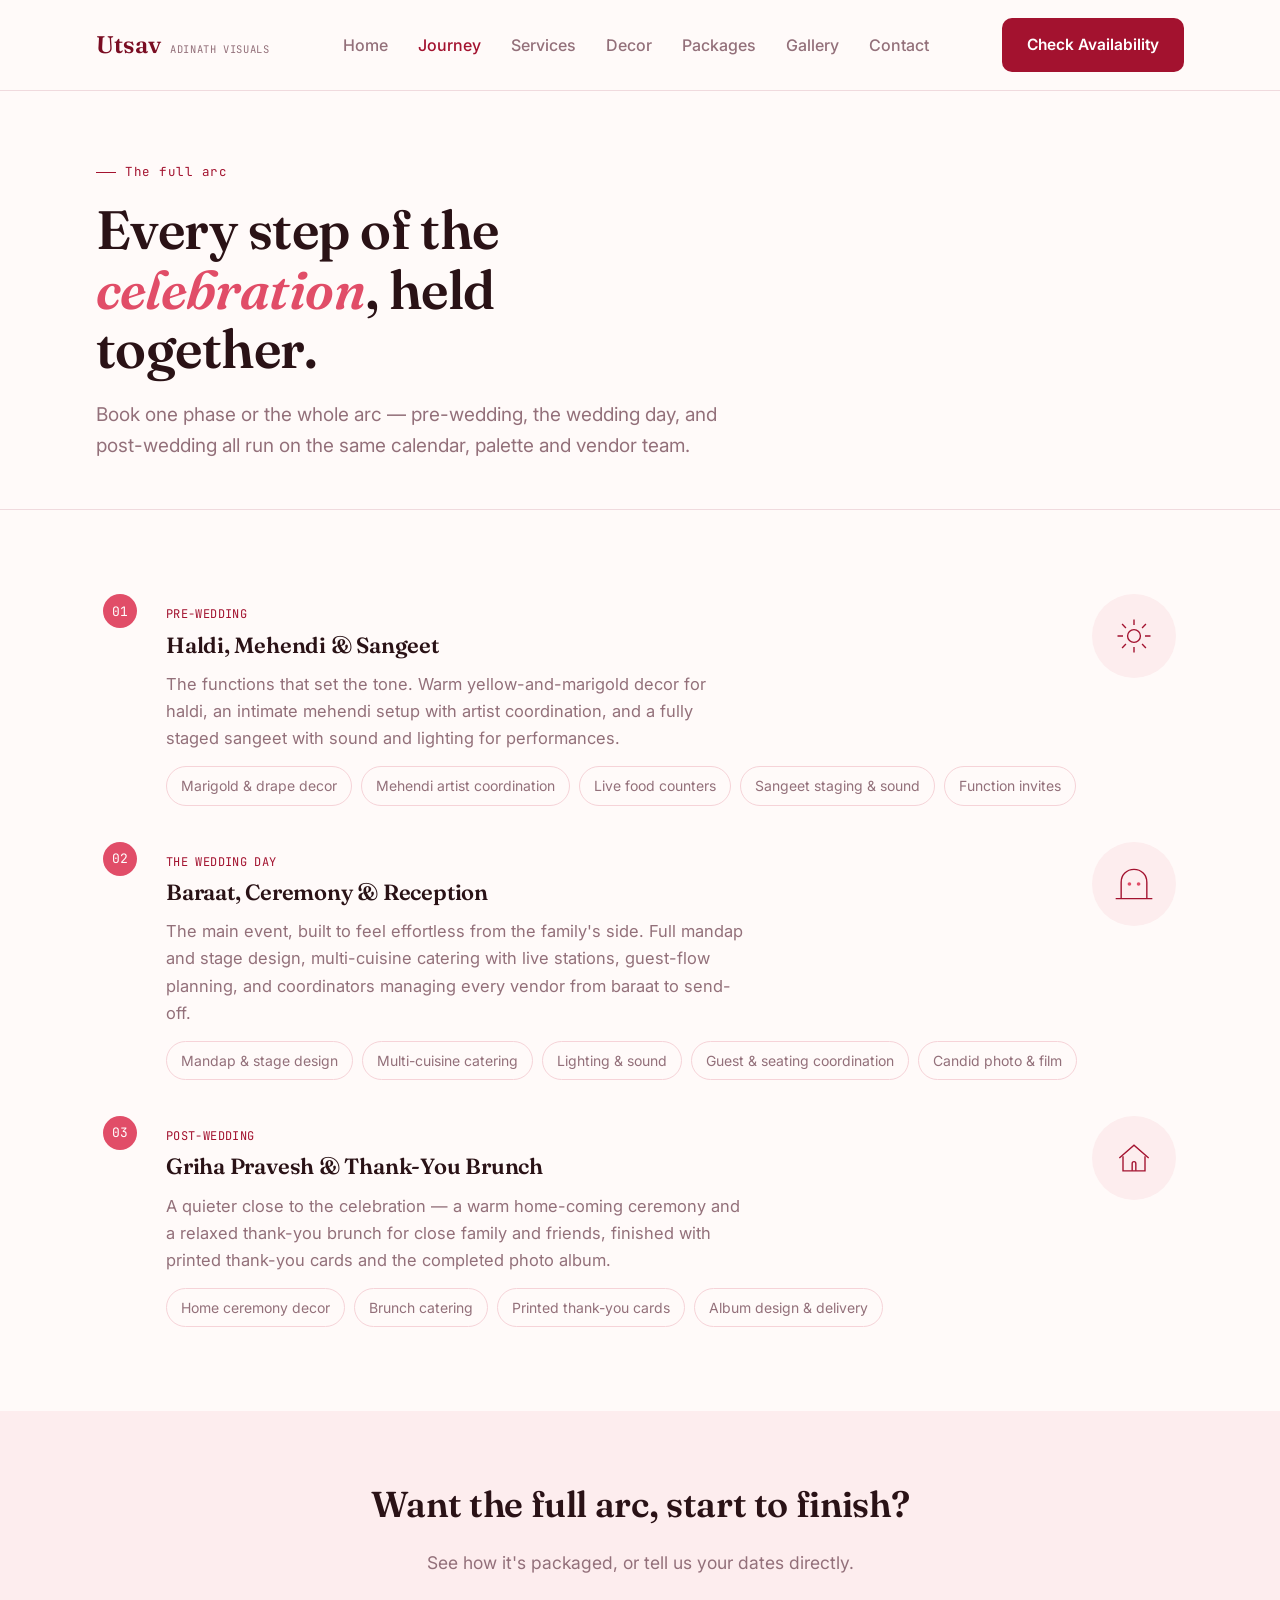
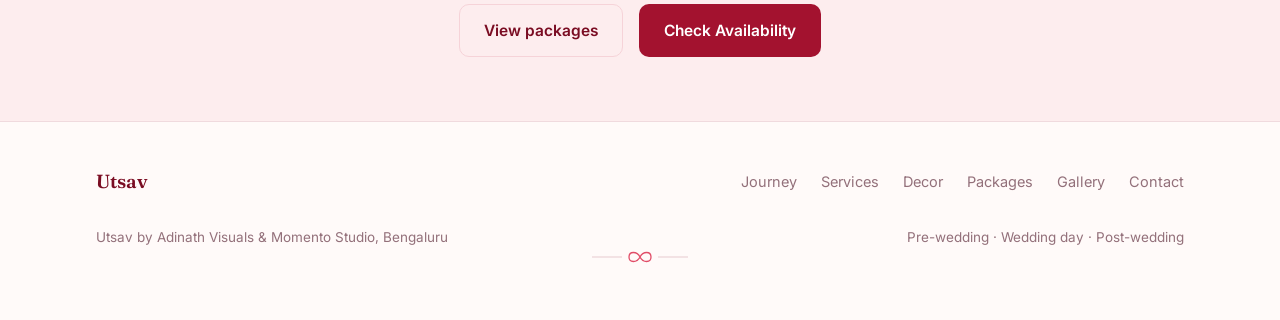
<file: journey.html>
<!DOCTYPE html>
<html lang="en">
<head>
<meta charset="UTF-8">
<meta name="viewport" content="width=device-width, initial-scale=1.0">
<meta name="theme-color" content="#a3122f">
<title>The Journey — Utsav</title>
<link rel="preconnect" href="https://fonts.googleapis.com">
<link href="https://fonts.googleapis.com/css2?family=Fraunces:ital,opsz,wght@0,9..144,500;0,9..144,600;0,9..144,700;1,9..144,500;1,9..144,600&family=Petit+Formal+Script&family=Inter:wght@400;500;600;700&family=JetBrains+Mono:wght@400;500;600&display=swap" rel="stylesheet">
<link rel="stylesheet" href="style.css">
</head>
<body>

<header class="site">
  <div class="nav">
    <a href="index.html" class="brand">Utsav <small>ADINATH VISUALS</small></a>
    <nav class="links" id="navLinks">
      <a href="index.html">Home</a>
      <a href="journey.html" class="active">Journey</a>
      <a href="services.html">Services</a>
      <a href="decor.html">Decor</a>
      <a href="packages.html">Packages</a>
      <a href="gallery.html">Gallery</a>
      <a href="contact.html">Contact</a>
    </nav>
    <div style="display:flex; align-items:center; gap:10px;">
      <a href="contact.html" class="btn btn-red nav-cta">Check Availability</a>
      <button class="menu-toggle" id="menuToggle" aria-label="Toggle menu" aria-expanded="false">☰</button>
    </div>
  </div>
</header>

<main>
  <section class="page-hero">
    <div class="wrap">
      <span class="kicker">The full arc</span>
      <h1>Every step of the <em>celebration</em>, held together.</h1>
      <p class="lede">Book one phase or the whole arc — pre-wedding, the wedding day, and post-wedding all run on the same calendar, palette and vendor team.</p>
    </div>
  </section>

  <section class="section">
    <div class="wrap">
      <div class="journey">

        <div class="journey-row">
          <div class="journey-marker"><div class="num">01</div><div class="stem"></div></div>
          <div class="journey-body">
            <span class="phase-label">PRE-WEDDING</span>
            <h3>Haldi, Mehendi &amp; Sangeet</h3>
            <p class="desc">The functions that set the tone. Warm yellow-and-marigold decor for haldi, an intimate mehendi setup with artist coordination, and a fully staged sangeet with sound and lighting for performances.</p>
            <div class="journey-tags"><span>Marigold &amp; drape decor</span><span>Mehendi artist coordination</span><span>Live food counters</span><span>Sangeet staging &amp; sound</span><span>Function invites</span></div>
          </div>
          <div class="journey-illus" aria-hidden="true">
            <svg viewBox="0 0 48 48" fill="none" stroke="var(--red)" stroke-width="1.5"><circle cx="24" cy="24" r="7"/><path d="M24 6v6M24 36v6M6 24h6M36 24h6M11 11l4.2 4.2M32.8 32.8L37 37M37 11l-4.2 4.2M15.2 32.8L11 37"/></svg>
          </div>
        </div>

        <div class="journey-row">
          <div class="journey-marker"><div class="num">02</div><div class="stem"></div></div>
          <div class="journey-body">
            <span class="phase-label">THE WEDDING DAY</span>
            <h3>Baraat, Ceremony &amp; Reception</h3>
            <p class="desc">The main event, built to feel effortless from the family's side. Full mandap and stage design, multi-cuisine catering with live stations, guest-flow planning, and coordinators managing every vendor from baraat to send-off.</p>
            <div class="journey-tags"><span>Mandap &amp; stage design</span><span>Multi-cuisine catering</span><span>Lighting &amp; sound</span><span>Guest &amp; seating coordination</span><span>Candid photo &amp; film</span></div>
          </div>
          <div class="journey-illus" aria-hidden="true">
            <svg viewBox="0 0 48 48" fill="none" stroke="var(--red)" stroke-width="1.5"><path d="M10 40V22c0-8 6-14 14-14s14 6 14 14v18"/><path d="M4 40h40"/><circle cx="19" cy="24" r="2" fill="var(--pink)" stroke="none"/><circle cx="29" cy="24" r="2" fill="var(--pink)" stroke="none"/></svg>
          </div>
        </div>

        <div class="journey-row">
          <div class="journey-marker"><div class="num">03</div></div>
          <div class="journey-body">
            <span class="phase-label">POST-WEDDING</span>
            <h3>Griha Pravesh &amp; Thank-You Brunch</h3>
            <p class="desc">A quieter close to the celebration — a warm home-coming ceremony and a relaxed thank-you brunch for close family and friends, finished with printed thank-you cards and the completed photo album.</p>
            <div class="journey-tags"><span>Home ceremony decor</span><span>Brunch catering</span><span>Printed thank-you cards</span><span>Album design &amp; delivery</span></div>
          </div>
          <div class="journey-illus" aria-hidden="true">
            <svg viewBox="0 0 48 48" fill="none" stroke="var(--red)" stroke-width="1.5"><path d="M8 24 24 10l16 14"/><path d="M12 22v16h24V22"/><path d="M22 38v-8a2 2 0 014 0v8"/></svg>
          </div>
        </div>

      </div>
    </div>
  </section>

  <section class="section alt" style="text-align:center; padding:64px 0;">
    <div class="wrap">
      <h2 style="font-size:clamp(26px,3.4vw,36px);">Want the full arc, start to finish?</h2>
      <p style="margin-top:14px; color:var(--muted); font-size:17.5px;">See how it's packaged, or tell us your dates directly.</p>
      <div class="hero-cta" style="justify-content:center; margin-top:26px;">
        <a href="packages.html" class="btn btn-ghost">View packages</a>
        <a href="contact.html" class="btn btn-red">Check Availability</a>
      </div>
    </div>
  </section>
</main>

<footer>
  <div class="wrap">
    <div class="foot-grid">
      <a href="index.html" class="brand">Utsav</a>
      <div class="foot-links">
        <a href="journey.html">Journey</a>
        <a href="services.html">Services</a>
        <a href="decor.html">Decor</a>
        <a href="packages.html">Packages</a>
        <a href="gallery.html">Gallery</a>
        <a href="contact.html">Contact</a>
      </div>
    </div>
    <div class="foot-bottom">
      <span>Utsav by Adinath Visuals &amp; Momento Studio, Bengaluru</span>
      <span>Pre-wedding · Wedding day · Post-wedding</span>
    </div>
  </div>
<div class="footer-flourish" aria-hidden="true"><svg viewBox="0 0 100 18"><path d="M2 9h30M68 9h30" stroke="#f0dade" stroke-width="1.3"/><path d="M50 9c-3-6-11-6-11 0 0 6 8 6 11 0zM50 9c3-6 11-6 11 0 0 6-8 6-11 0z" fill="none" stroke="#e14d68" stroke-width="1.3"/></svg></div>
</footer>

<script src="script.js"></script>
</body>
</html>
</file>
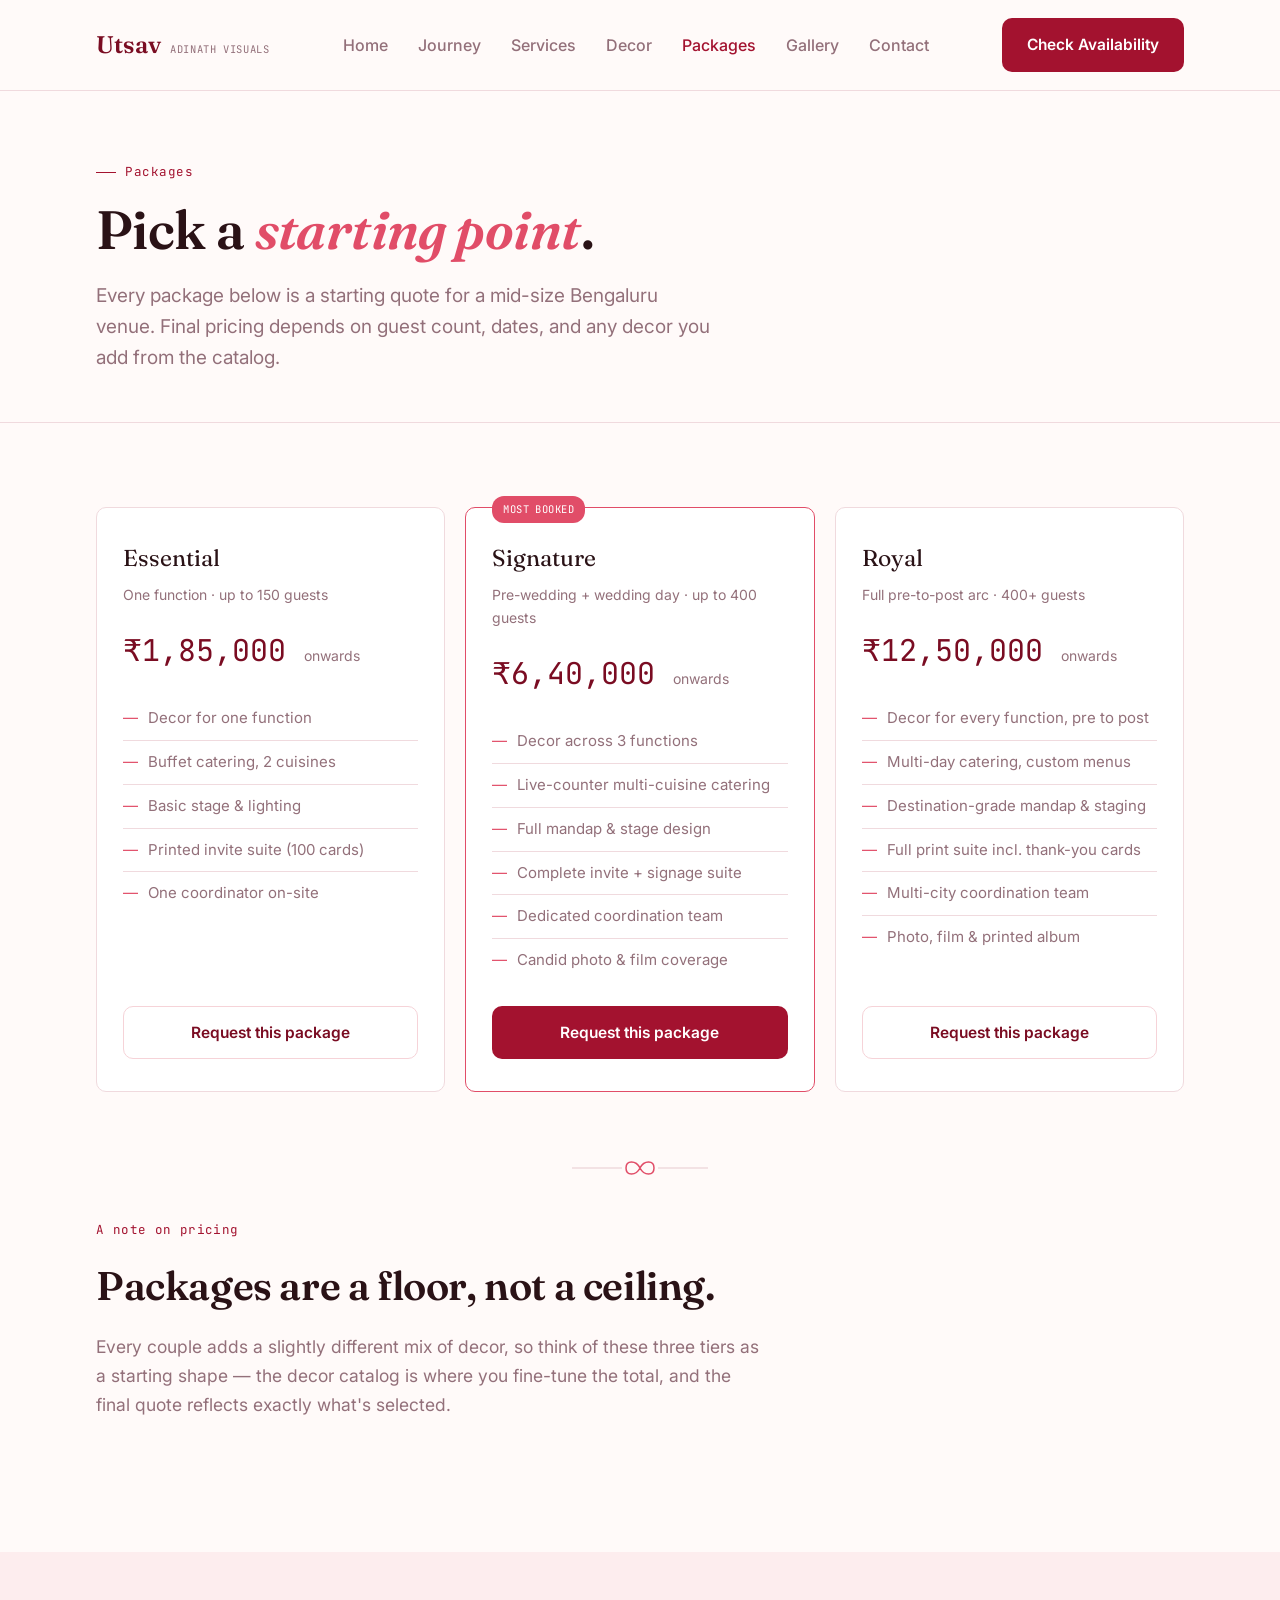
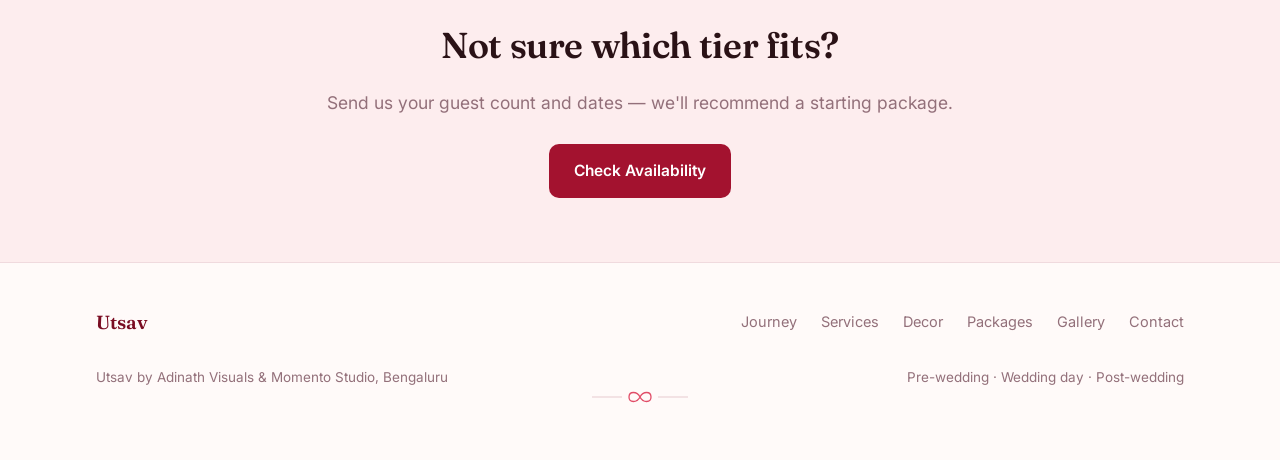
<file: packages.html>
<!DOCTYPE html>
<html lang="en">
<head>
<meta charset="UTF-8">
<meta name="viewport" content="width=device-width, initial-scale=1.0">
<meta name="theme-color" content="#a3122f">
<title>Packages — Utsav</title>
<link rel="preconnect" href="https://fonts.googleapis.com">
<link href="https://fonts.googleapis.com/css2?family=Fraunces:ital,opsz,wght@0,9..144,500;0,9..144,600;0,9..144,700;1,9..144,500;1,9..144,600&family=Petit+Formal+Script&family=Inter:wght@400;500;600;700&family=JetBrains+Mono:wght@400;500;600&display=swap" rel="stylesheet">
<link rel="stylesheet" href="style.css">
</head>
<body>

<header class="site">
  <div class="nav">
    <a href="index.html" class="brand">Utsav <small>ADINATH VISUALS</small></a>
    <nav class="links" id="navLinks">
      <a href="index.html">Home</a>
      <a href="journey.html">Journey</a>
      <a href="services.html">Services</a>
      <a href="decor.html">Decor</a>
      <a href="packages.html" class="active">Packages</a>
      <a href="gallery.html">Gallery</a>
      <a href="contact.html">Contact</a>
    </nav>
    <div style="display:flex; align-items:center; gap:10px;">
      <a href="contact.html" class="btn btn-red nav-cta">Check Availability</a>
      <button class="menu-toggle" id="menuToggle" aria-label="Toggle menu" aria-expanded="false">☰</button>
    </div>
  </div>
</header>

<main>
  <section class="page-hero">
    <div class="wrap">
      <span class="kicker">Packages</span>
      <h1>Pick a <em>starting point</em>.</h1>
      <p class="lede">Every package below is a starting quote for a mid-size Bengaluru venue. Final pricing depends on guest count, dates, and any decor you add from the catalog.</p>
    </div>
  </section>

  <section class="section">
    <div class="wrap">
      <div class="pkg-grid">
        <div class="pkg-card">
          <div class="pkg-name">Essential</div>
          <div class="pkg-for">One function · up to 150 guests</div>
          <div class="pkg-price">₹1,85,000 <span>onwards</span></div>
          <ul>
            <li>Decor for one function</li>
            <li>Buffet catering, 2 cuisines</li>
            <li>Basic stage &amp; lighting</li>
            <li>Printed invite suite (100 cards)</li>
            <li>One coordinator on-site</li>
          </ul>
          <a href="contact.html" class="btn btn-ghost">Request this package</a>
        </div>
        <div class="pkg-card feat">
          <div class="pkg-name">Signature</div>
          <div class="pkg-for">Pre-wedding + wedding day · up to 400 guests</div>
          <div class="pkg-price">₹6,40,000 <span>onwards</span></div>
          <ul>
            <li>Decor across 3 functions</li>
            <li>Live-counter multi-cuisine catering</li>
            <li>Full mandap &amp; stage design</li>
            <li>Complete invite + signage suite</li>
            <li>Dedicated coordination team</li>
            <li>Candid photo &amp; film coverage</li>
          </ul>
          <a href="contact.html" class="btn btn-red">Request this package</a>
        </div>
        <div class="pkg-card">
          <div class="pkg-name">Royal</div>
          <div class="pkg-for">Full pre-to-post arc · 400+ guests</div>
          <div class="pkg-price">₹12,50,000 <span>onwards</span></div>
          <ul>
            <li>Decor for every function, pre to post</li>
            <li>Multi-day catering, custom menus</li>
            <li>Destination-grade mandap &amp; staging</li>
            <li>Full print suite incl. thank-you cards</li>
            <li>Multi-city coordination team</li>
            <li>Photo, film &amp; printed album</li>
          </ul>
          <a href="contact.html" class="btn btn-ghost">Request this package</a>
        </div>
      </div>

      <div class="divider" aria-hidden="true" style="margin-top:56px;"><svg viewBox="0 0 140 24"><path d="M2 12h50M88 12h50" stroke="#f0dade" stroke-width="1.5"/><path d="M70 12c-4-8-14-8-14 0 0 8 10 8 14 0zM70 12c4-8 14-8 14 0 0 8-10 8-14 0z" fill="none" stroke="#e14d68" stroke-width="1.5"/></svg></div>

      <div class="section-head" style="margin-top:40px;">
        <span class="kicker">A note on pricing</span>
        <h2>Packages are a floor, not a ceiling.</h2>
        <p>Every couple adds a slightly different mix of decor, so think of these three tiers as a starting shape — the decor catalog is where you fine-tune the total, and the final quote reflects exactly what's selected.</p>
      </div>
    </div>
  </section>

  <section class="section alt" style="text-align:center; padding:64px 0;">
    <div class="wrap">
      <h2 style="font-size:clamp(26px,3.4vw,36px);">Not sure which tier fits?</h2>
      <p style="margin-top:14px; color:var(--muted); font-size:17.5px;">Send us your guest count and dates — we'll recommend a starting package.</p>
      <div style="margin-top:26px;"><a href="contact.html" class="btn btn-red">Check Availability</a></div>
    </div>
  </section>
</main>

<footer>
  <div class="wrap">
    <div class="foot-grid">
      <a href="index.html" class="brand">Utsav</a>
      <div class="foot-links">
        <a href="journey.html">Journey</a>
        <a href="services.html">Services</a>
        <a href="decor.html">Decor</a>
        <a href="packages.html">Packages</a>
        <a href="gallery.html">Gallery</a>
        <a href="contact.html">Contact</a>
      </div>
    </div>
    <div class="foot-bottom">
      <span>Utsav by Adinath Visuals &amp; Momento Studio, Bengaluru</span>
      <span>Pre-wedding · Wedding day · Post-wedding</span>
    </div>
  </div>
<div class="footer-flourish" aria-hidden="true"><svg viewBox="0 0 100 18"><path d="M2 9h30M68 9h30" stroke="#f0dade" stroke-width="1.3"/><path d="M50 9c-3-6-11-6-11 0 0 6 8 6 11 0zM50 9c3-6 11-6 11 0 0 6-8 6-11 0z" fill="none" stroke="#e14d68" stroke-width="1.3"/></svg></div>
</footer>

<script src="script.js"></script>
</body>
</html>
</file>
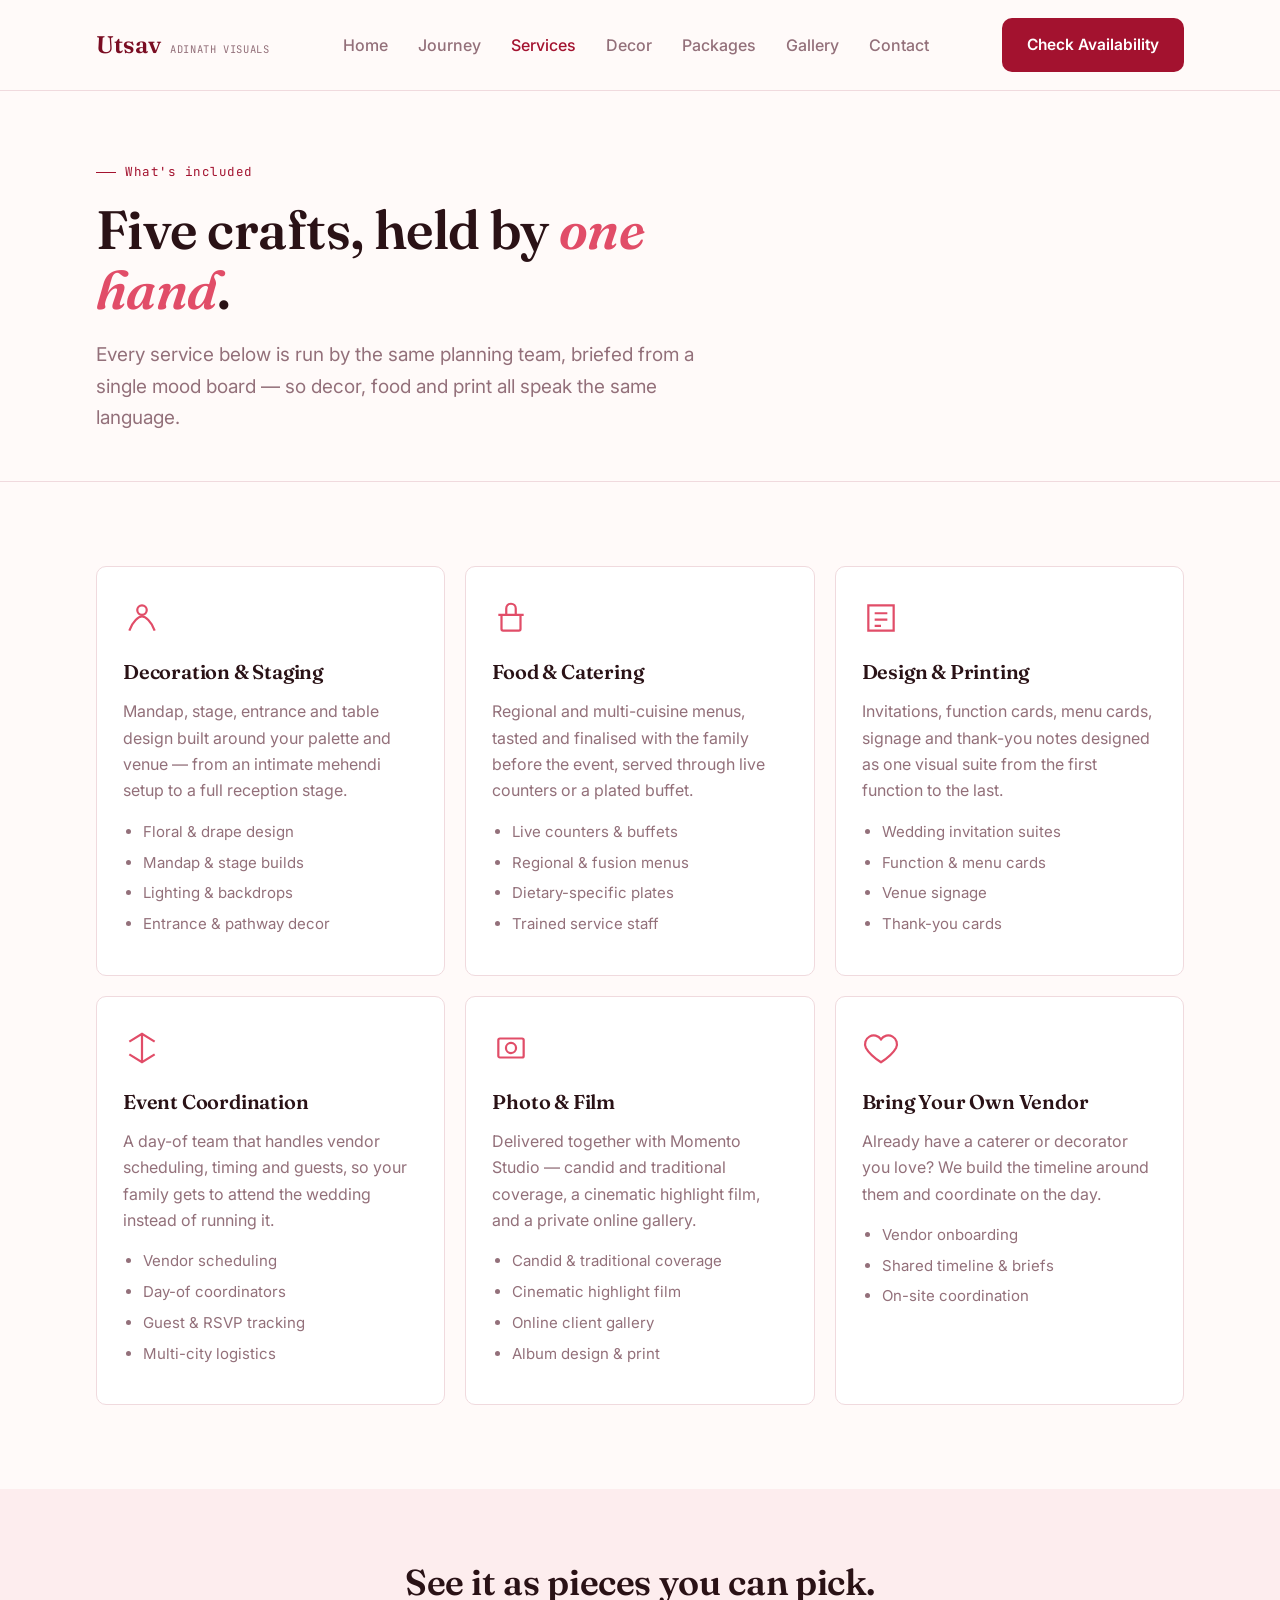
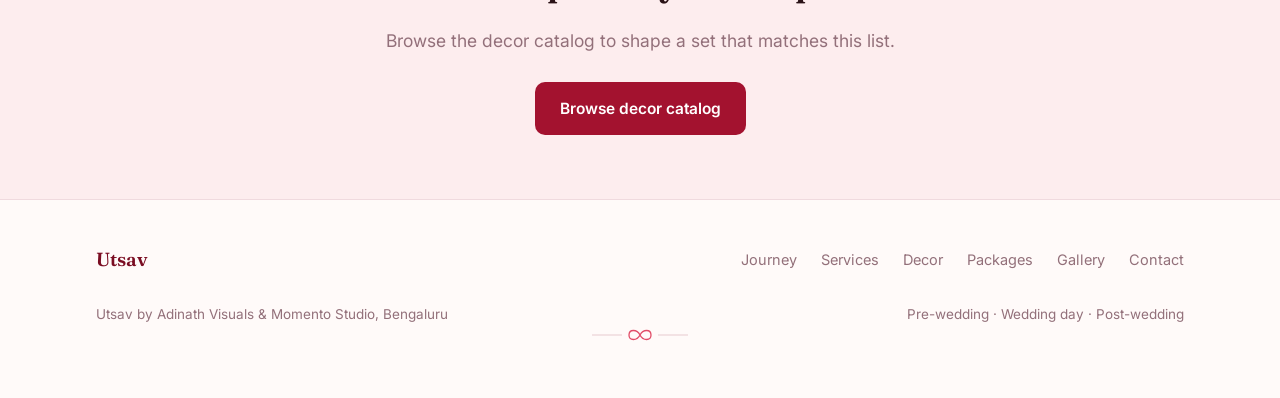
<file: services.html>
<!DOCTYPE html>
<html lang="en">
<head>
<meta charset="UTF-8">
<meta name="viewport" content="width=device-width, initial-scale=1.0">
<meta name="theme-color" content="#a3122f">
<title>Services — Utsav</title>
<link rel="preconnect" href="https://fonts.googleapis.com">
<link href="https://fonts.googleapis.com/css2?family=Fraunces:ital,opsz,wght@0,9..144,500;0,9..144,600;0,9..144,700;1,9..144,500;1,9..144,600&family=Petit+Formal+Script&family=Inter:wght@400;500;600;700&family=JetBrains+Mono:wght@400;500;600&display=swap" rel="stylesheet">
<link rel="stylesheet" href="style.css">
</head>
<body>

<header class="site">
  <div class="nav">
    <a href="index.html" class="brand">Utsav <small>ADINATH VISUALS</small></a>
    <nav class="links" id="navLinks">
      <a href="index.html">Home</a>
      <a href="journey.html">Journey</a>
      <a href="services.html" class="active">Services</a>
      <a href="decor.html">Decor</a>
      <a href="packages.html">Packages</a>
      <a href="gallery.html">Gallery</a>
      <a href="contact.html">Contact</a>
    </nav>
    <div style="display:flex; align-items:center; gap:10px;">
      <a href="contact.html" class="btn btn-red nav-cta">Check Availability</a>
      <button class="menu-toggle" id="menuToggle" aria-label="Toggle menu" aria-expanded="false">☰</button>
    </div>
  </div>
</header>

<main>
  <section class="page-hero">
    <div class="wrap">
      <span class="kicker">What's included</span>
      <h1>Five crafts, held by <em>one hand</em>.</h1>
      <p class="lede">Every service below is run by the same planning team, briefed from a single mood board — so decor, food and print all speak the same language.</p>
    </div>
  </section>

  <section class="section">
    <div class="wrap">
      <div class="services-grid">
        <div class="svc-card">
          <svg class="icon" viewBox="0 0 24 24" fill="none" stroke="var(--pink)" stroke-width="1.4"><path d="M4 20c2-6 6-9 8-9s6 3 8 9"/><circle cx="12" cy="7" r="3"/></svg>
          <h3>Decoration &amp; Staging</h3>
          <p>Mandap, stage, entrance and table design built around your palette and venue — from an intimate mehendi setup to a full reception stage.</p>
          <ul><li>Floral &amp; drape design</li><li>Mandap &amp; stage builds</li><li>Lighting &amp; backdrops</li><li>Entrance &amp; pathway decor</li></ul>
        </div>
        <div class="svc-card">
          <svg class="icon" viewBox="0 0 24 24" fill="none" stroke="var(--pink)" stroke-width="1.4"><path d="M4 10h16M6 10v9a1 1 0 001 1h10a1 1 0 001-1v-9M9 10V6a3 3 0 016 0v4"/></svg>
          <h3>Food &amp; Catering</h3>
          <p>Regional and multi-cuisine menus, tasted and finalised with the family before the event, served through live counters or a plated buffet.</p>
          <ul><li>Live counters &amp; buffets</li><li>Regional &amp; fusion menus</li><li>Dietary-specific plates</li><li>Trained service staff</li></ul>
        </div>
        <div class="svc-card">
          <svg class="icon" viewBox="0 0 24 24" fill="none" stroke="var(--pink)" stroke-width="1.4"><path d="M4 4h16v16H4z"/><path d="M8 9h8M8 13h8M8 17h4"/></svg>
          <h3>Design &amp; Printing</h3>
          <p>Invitations, function cards, menu cards, signage and thank-you notes designed as one visual suite from the first function to the last.</p>
          <ul><li>Wedding invitation suites</li><li>Function &amp; menu cards</li><li>Venue signage</li><li>Thank-you cards</li></ul>
        </div>
        <div class="svc-card">
          <svg class="icon" viewBox="0 0 24 24" fill="none" stroke="var(--pink)" stroke-width="1.4"><path d="M12 3v18M4 8l8-5 8 5M4 16l8 5 8-5"/></svg>
          <h3>Event Coordination</h3>
          <p>A day-of team that handles vendor scheduling, timing and guests, so your family gets to attend the wedding instead of running it.</p>
          <ul><li>Vendor scheduling</li><li>Day-of coordinators</li><li>Guest &amp; RSVP tracking</li><li>Multi-city logistics</li></ul>
        </div>
        <div class="svc-card">
          <svg class="icon" viewBox="0 0 24 24" fill="none" stroke="var(--pink)" stroke-width="1.4"><rect x="4" y="6" width="16" height="12" rx="1"/><circle cx="12" cy="12" r="3.2"/></svg>
          <h3>Photo &amp; Film</h3>
          <p>Delivered together with Momento Studio — candid and traditional coverage, a cinematic highlight film, and a private online gallery.</p>
          <ul><li>Candid &amp; traditional coverage</li><li>Cinematic highlight film</li><li>Online client gallery</li><li>Album design &amp; print</li></ul>
        </div>
        <div class="svc-card">
          <svg class="icon" viewBox="0 0 24 24" fill="none" stroke="var(--pink)" stroke-width="1.4"><path d="M12 21s-7-4.5-9.5-9A5.5 5.5 0 0112 6.5 5.5 5.5 0 0121.5 12c-2.5 4.5-9.5 9-9.5 9z"/></svg>
          <h3>Bring Your Own Vendor</h3>
          <p>Already have a caterer or decorator you love? We build the timeline around them and coordinate on the day.</p>
          <ul><li>Vendor onboarding</li><li>Shared timeline &amp; briefs</li><li>On-site coordination</li></ul>
        </div>
      </div>
    </div>
  </section>

  <section class="section alt" style="text-align:center; padding:64px 0;">
    <div class="wrap">
      <h2 style="font-size:clamp(26px,3.4vw,36px);">See it as pieces you can pick.</h2>
      <p style="margin-top:14px; color:var(--muted); font-size:17.5px;">Browse the decor catalog to shape a set that matches this list.</p>
      <div style="margin-top:26px;"><a href="decor.html" class="btn btn-red">Browse decor catalog</a></div>
    </div>
  </section>
</main>

<footer>
  <div class="wrap">
    <div class="foot-grid">
      <a href="index.html" class="brand">Utsav</a>
      <div class="foot-links">
        <a href="journey.html">Journey</a>
        <a href="services.html">Services</a>
        <a href="decor.html">Decor</a>
        <a href="packages.html">Packages</a>
        <a href="gallery.html">Gallery</a>
        <a href="contact.html">Contact</a>
      </div>
    </div>
    <div class="foot-bottom">
      <span>Utsav by Adinath Visuals &amp; Momento Studio, Bengaluru</span>
      <span>Pre-wedding · Wedding day · Post-wedding</span>
    </div>
  </div>
<div class="footer-flourish" aria-hidden="true"><svg viewBox="0 0 100 18"><path d="M2 9h30M68 9h30" stroke="#f0dade" stroke-width="1.3"/><path d="M50 9c-3-6-11-6-11 0 0 6 8 6 11 0zM50 9c3-6 11-6 11 0 0 6-8 6-11 0z" fill="none" stroke="#e14d68" stroke-width="1.3"/></svg></div>
</footer>

<script src="script.js"></script>
</body>
</html>
</file>
<file: style.css>
/* ===== Utsav — shared styles ===== */
:root{
  --bg:#fffaf9;
  --surface:#ffffff;
  --blush:#fdedee;
  --blush-deep:#f6d3d8;
  --pink:#e14d68;
  --pink-light:#f2879a;
  --red:#a3122f;
  --red-deep:#7a0c22;
  --ink:#2a1216;
  --muted:#93707a;
  --line:#f0dade;
  --radius:10px;
  --serif:'Fraunces', serif;
  --script:'Petit Formal Script', cursive;
  --sans:'Inter', sans-serif;
  --mono:'JetBrains Mono', monospace;
}
*{box-sizing:border-box;}
html{scroll-behavior:smooth; font-size:17px;}
@media (prefers-reduced-motion: reduce){
  html{scroll-behavior:auto;}
  *{animation-duration:0.01ms !important; transition-duration:0.01ms !important;}
}
body{
  margin:0;
  background:var(--bg);
  color:var(--ink);
  font-family:var(--sans);
  line-height:1.65;
  font-size:1.08rem;
  -webkit-font-smoothing:antialiased;
}
a{color:inherit;}
img,svg{display:block; max-width:100%;}
.wrap{max-width:1140px; margin:0 auto; padding:0 26px;}
h1,h2,h3{font-family:var(--serif); font-weight:600; margin:0; letter-spacing:-0.01em; color:var(--ink);}
p{margin:0;}
::selection{background:var(--pink-light); color:#fff;}
:focus-visible{outline:2px solid var(--red); outline-offset:3px;}
.script{font-family:var(--script); font-size:1.6em; color:var(--pink); font-weight:400;}

/* ---------- NAV ---------- */
header.site{
  position:sticky; top:0; z-index:50;
  background:rgba(255,250,249,0.92);
  backdrop-filter:blur(8px);
  border-bottom:1px solid var(--line);
}
.nav{display:flex; align-items:center; justify-content:space-between; padding:18px 26px; max-width:1140px; margin:0 auto;}
.brand{font-family:var(--serif); font-size:24px; font-weight:600; color:var(--red-deep); text-decoration:none; display:flex; align-items:baseline; gap:9px;}
.brand small{font-family:var(--mono); font-size:10.5px; color:var(--muted); font-weight:400; letter-spacing:0.06em;}
nav.links{display:flex; gap:30px; align-items:center;}
nav.links a{text-decoration:none; font-size:16px; color:var(--muted); transition:color .15s; font-weight:500;}
nav.links a:hover, nav.links a.active{color:var(--red);}
.btn{
  font-family:var(--sans); font-weight:600; font-size:15.5px;
  padding:13px 24px; border-radius:var(--radius); min-height:46px;
  border:1px solid transparent; cursor:pointer; text-decoration:none;
  display:inline-flex; align-items:center; justify-content:center; gap:8px;
}
.btn-red{background:var(--red); color:#fff;}
.btn-red:hover{background:var(--red-deep);}
.btn-ghost{border-color:var(--blush-deep); color:var(--red-deep);}
.btn-ghost:hover{border-color:var(--pink); background:var(--blush);}
.menu-toggle{display:none; background:none; border:1px solid var(--line); color:var(--ink); border-radius:var(--radius); padding:9px 12px; cursor:pointer; font-size:18px; min-width:44px; min-height:44px;}

@media (max-width:900px){
  nav.links{position:fixed; top:68px; left:0; right:0; background:var(--surface); flex-direction:column; align-items:flex-start; padding:20px 26px 26px; gap:6px; border-bottom:1px solid var(--line); transform:translateY(-8px); opacity:0; pointer-events:none; transition:all .18s ease; max-height:80vh; overflow-y:auto;}
  nav.links.open{transform:translateY(0); opacity:1; pointer-events:auto;}
  nav.links a{width:100%; padding:12px 4px; border-bottom:1px solid var(--line);}
  nav.links a:last-child{border-bottom:none;}
  .nav-cta{display:none;}
  .menu-toggle{display:inline-flex;}
}
@media (max-width:480px){
  .hero-cta a, .hero-cta .btn{flex:1 1 100%;}
}

/* ---------- PAGE HERO (interior pages) ---------- */
.page-hero{padding:60px 0 48px; border-bottom:1px solid var(--line); text-align:left;}
.page-hero .kicker{font-family:var(--mono); font-size:12.5px; color:var(--red); letter-spacing:0.04em; display:inline-flex; align-items:center; gap:9px; margin-bottom:18px;}
.page-hero .kicker::before{content:''; width:20px; height:1px; background:var(--red);}
.page-hero h1{font-size:clamp(36px,5.2vw,54px); line-height:1.1; max-width:16ch;}
.page-hero h1 em{font-style:italic; color:var(--pink);}
.page-hero p.lede{margin-top:20px; font-size:19px; color:var(--muted); max-width:52ch;}

/* ---------- BIG HOME HERO ---------- */
.hero{position:relative; overflow:hidden; padding:80px 0 60px; border-bottom:1px solid var(--line);}
.hero-grid{display:grid; grid-template-columns:1.1fr 0.9fr; gap:48px; align-items:center;}
@media (max-width:900px){ .hero-grid{grid-template-columns:1fr;} .hero{padding:52px 0 44px;} }
.eyebrow-tag{font-family:var(--mono); font-size:12.5px; color:var(--red); letter-spacing:0.04em; display:inline-flex; align-items:center; gap:9px; margin-bottom:20px;}
.eyebrow-tag::before{content:''; width:20px; height:1px; background:var(--red);}
.hero h1{font-size:clamp(38px,5.8vw,60px); line-height:1.08; max-width:12ch;}
.hero h1 em{font-style:italic; color:var(--pink);}
.hero p.lede{margin-top:22px; font-size:19px; color:var(--muted); max-width:48ch;}
.hero-cta{display:flex; gap:16px; margin-top:32px; flex-wrap:wrap;}
.hero-stats{display:flex; gap:36px; margin-top:46px; flex-wrap:wrap;}
.stat b{display:block; font-family:var(--serif); font-size:27px; color:var(--red-deep);}
.stat span{font-size:13.5px; color:var(--muted);}

/* ---------- SECTION HEADERS ---------- */
.section{padding:84px 0;}
.section-head{max-width:56ch; margin-bottom:48px;}
.section-head .kicker{font-family:var(--mono); font-size:12.5px; color:var(--red); letter-spacing:0.03em; margin-bottom:12px; display:block;}
.section-head h2{font-size:clamp(28px,3.8vw,40px);}
.section-head p{margin-top:14px; color:var(--muted); font-size:17.5px;}
.section.alt{background:var(--blush);}

/* ---------- ROMANTIC DIVIDER ---------- */
.divider{display:flex; align-items:center; justify-content:center; padding:8px 0 0;}
.divider svg{width:140px; height:24px;}

/* ---------- JOURNEY ---------- */
.journey{display:flex; flex-direction:column;}
.journey-row{display:grid; grid-template-columns:48px 1fr 92px; gap:0; position:relative; align-items:start;}
@media (max-width:700px){ .journey-row{grid-template-columns:48px 1fr;} .journey-illus{display:none;} }
.journey-row:not(:last-child){padding-bottom:36px;}
.journey-marker{display:flex; flex-direction:column; align-items:center;}
.journey-marker .num{font-family:var(--mono); font-size:13px; color:#fff; background:var(--pink); width:34px; height:34px; border-radius:50%; display:flex; align-items:center; justify-content:center; flex-shrink:0;}
.journey-marker .stem{flex:1; width:1px; background:var(--blush-deep); margin-top:8px;}
.journey-row:last-child .journey-marker .stem{display:none;}
.journey-body{padding-left:22px; padding-top:2px;}
.journey-illus{width:84px; height:84px; border-radius:50%; background:var(--blush); display:flex; align-items:center; justify-content:center; flex-shrink:0;}
.journey-illus svg{width:44px; height:44px;}
.journey-body h3{font-size:22px; margin-bottom:8px;}
.journey-body .phase-label{font-family:var(--mono); font-size:12px; color:var(--red); letter-spacing:0.03em;}
.journey-body p.desc{color:var(--muted); font-size:16.5px; max-width:58ch; margin-top:6px;}
.journey-tags{display:flex; flex-wrap:wrap; gap:9px; margin-top:14px;}
.journey-tags span{font-size:14px; padding:7px 14px; border:1px solid var(--blush-deep); border-radius:20px; color:var(--muted);}

/* ---------- CARD GRIDS ---------- */
.services-grid, .pkg-grid, .testi-grid{display:grid; grid-template-columns:repeat(3,1fr); gap:20px;}
@media (max-width:900px){ .services-grid, .pkg-grid, .testi-grid{grid-template-columns:1fr;} }
.svc-card{background:var(--surface); border:1px solid var(--line); border-radius:var(--radius); padding:32px 26px;}
.svc-card .icon{width:38px; height:38px; margin-bottom:18px;}
.svc-card h3{font-size:20px; margin-bottom:10px;}
.svc-card p{font-size:16px; color:var(--muted);}
.svc-card ul{margin:16px 0 0; padding-left:20px; font-size:15px; color:var(--muted);}
.svc-card li{margin-bottom:6px;}

/* ---------- DECOR CATALOG ---------- */
.decor-filters{display:flex; flex-wrap:wrap; gap:10px; margin-bottom:28px;}
.decor-filters button{
  font-family:var(--sans); font-size:14.5px; font-weight:600; color:var(--muted);
  background:var(--surface); border:1px solid var(--line); border-radius:20px; padding:9px 18px; cursor:pointer; min-height:40px;
}
.decor-filters button.active, .decor-filters button:hover{border-color:var(--pink); color:var(--red-deep); background:var(--blush);}
@media (max-width:700px){
  .decor-filters{flex-wrap:nowrap; overflow-x:auto; -webkit-overflow-scrolling:touch; padding-bottom:8px; margin-left:-26px; margin-right:-26px; padding-left:26px; padding-right:26px;}
  .decor-filters button{flex-shrink:0;}
}
.decor-grid{display:grid; grid-template-columns:repeat(4,1fr); gap:16px;}
@media (max-width:960px){ .decor-grid{grid-template-columns:repeat(2,1fr);} }
@media (max-width:460px){ .decor-grid{grid-template-columns:1fr;} }
.decor-card{background:var(--surface); border:1px solid var(--line); border-radius:var(--radius); padding:22px; display:flex; flex-direction:column; gap:11px; transition:border-color .15s;}
.decor-card:has(input:checked){border-color:var(--pink); background:var(--blush);}
.decor-card .icon-wrap{width:48px; height:48px; border-radius:50%; background:var(--blush); display:flex; align-items:center; justify-content:center;}
.decor-card .icon-wrap svg{width:24px; height:24px;}
.decor-card h4{font-family:var(--serif); font-size:18px; font-weight:600; margin:0;}
.decor-card .cat{font-family:var(--mono); font-size:11px; color:var(--muted); letter-spacing:0.03em;}
.decor-card p.item-desc{font-size:14.5px; color:var(--muted);}
.decor-card .price{font-family:var(--mono); font-size:17px; color:var(--red-deep); margin-top:auto;}
.decor-check{display:flex; align-items:center; gap:9px; font-size:14px; color:var(--muted); cursor:pointer; margin-top:6px;}
.decor-check input{accent-color:var(--pink); width:16px; height:16px;}
.decor-summary{margin-top:28px; border-top:1px solid var(--blush-deep); padding-top:20px; display:flex; justify-content:space-between; align-items:center; flex-wrap:wrap; gap:14px;}
.decor-summary .count{font-size:15.5px; color:var(--muted);}
.decor-summary .total{font-family:var(--mono); font-size:21px; color:var(--red-deep);}
@media (max-width:700px){
  .decor-summary{position:sticky; bottom:78px; margin-top:24px; background:var(--surface); border:1px solid var(--blush-deep); border-radius:var(--radius); padding:14px 16px; box-shadow:0 -4px 14px rgba(122,12,34,0.08); z-index:40;}
}

/* ---------- PACKAGES ---------- */
.pkg-card{border:1px solid var(--line); border-radius:var(--radius); padding:32px 26px; display:flex; flex-direction:column; background:var(--surface);}
.pkg-card.feat{border-color:var(--pink); position:relative;}
.pkg-card.feat::before{content:'MOST BOOKED'; position:absolute; top:-12px; left:26px; background:var(--pink); color:#fff; font-family:var(--mono); font-size:10.5px; padding:5px 11px; border-radius:12px; letter-spacing:0.04em;}
.pkg-name{font-family:var(--serif); font-size:23px;}
.pkg-for{font-size:14px; color:var(--muted); margin-top:5px;}
.pkg-price{font-family:var(--mono); font-size:30px; color:var(--red-deep); margin-top:20px;}
.pkg-price span{font-size:14px; color:var(--muted); font-family:var(--sans);}
.pkg-card ul{list-style:none; margin:22px 0 0; padding:0; flex:1;}
.pkg-card li{font-size:15px; color:var(--muted); padding:9px 0; border-top:1px solid var(--line); display:flex; gap:10px;}
.pkg-card li:first-child{border-top:none;}
.pkg-card li::before{content:'—'; color:var(--pink);}
.pkg-card .btn{margin-top:24px; justify-content:center;}

/* ---------- GALLERY ---------- */
.gallery-grid{display:grid; grid-template-columns:repeat(4,1fr); gap:14px;}
@media (max-width:800px){ .gallery-grid{grid-template-columns:repeat(2,1fr);} }
.gal-card{aspect-ratio:3/4; border-radius:var(--radius); border:1px solid var(--line); position:relative; overflow:hidden; display:flex; align-items:flex-end; padding:18px;}
.gal-card span{font-family:var(--mono); font-size:12.5px; color:#fff; background:rgba(122,12,34,0.55); padding:6px 12px; border-radius:14px;}
.gal-icon{position:absolute; top:16px; left:16px; width:34px; height:34px; opacity:0.9;}
.gallery-lead{font-size:16.5px; color:var(--muted); max-width:60ch; margin-bottom:36px;}

/* ---------- TESTIMONIALS ---------- */
.testi-card{border-left:2px solid var(--pink); padding:6px 0 6px 22px;}
.testi-card p.quote{font-family:var(--serif); font-size:18px; line-height:1.55; font-style:italic;}
.testi-card .who{margin-top:18px; font-size:14px; color:var(--muted); font-family:var(--mono); font-style:normal;}

/* ---------- BOOKING / CONTACT ---------- */
.book-grid{display:grid; grid-template-columns:0.9fr 1.1fr; gap:60px;}
@media (max-width:900px){ .book-grid{grid-template-columns:1fr; gap:36px;} }
.contact-block{display:flex; flex-direction:column; gap:24px;}
.contact-item .label{font-family:var(--mono); font-size:11.5px; color:var(--red); letter-spacing:0.03em; margin-bottom:7px; display:block;}
.contact-item a, .contact-item p{font-size:17px; color:var(--ink); text-decoration:none;}
form.booking{display:flex; flex-direction:column; gap:18px;}
.field{display:flex; flex-direction:column; gap:7px;}
.field label{font-size:14.5px; color:var(--muted);}
.field input, .field select, .field textarea{
  background:var(--surface); border:1px solid var(--line); color:var(--ink);
  padding:13px 15px; border-radius:var(--radius); font-family:var(--sans); font-size:16px;
}
.field input:focus, .field select:focus, .field textarea:focus{border-color:var(--pink);}
.field-row{display:grid; grid-template-columns:1fr 1fr; gap:18px;}
@media (max-width:540px){ .field-row{grid-template-columns:1fr;} }
.check-group{display:flex; flex-wrap:wrap; gap:11px;}
.check-group label{display:flex; align-items:center; gap:8px; font-size:14.5px; color:var(--muted); border:1px solid var(--line); padding:9px 14px; border-radius:20px; cursor:pointer;}
.check-group input{accent-color:var(--pink);}
.form-note{font-size:14px; color:var(--muted); margin-top:2px;}
#formStatus{font-size:14.5px; color:var(--red); min-height:20px;}

/* ---------- FOOTER ---------- */
footer{border-top:1px solid var(--line); padding:44px 0 32px;}
.foot-grid{display:flex; justify-content:space-between; flex-wrap:wrap; gap:22px; align-items:center;}
.foot-grid .brand{font-size:19px;}
.foot-links{display:flex; gap:24px; flex-wrap:wrap;}
.foot-links a{font-size:14.5px; color:var(--muted); text-decoration:none;}
.foot-links a:hover{color:var(--red);}
.foot-bottom{margin-top:28px; font-size:13.5px; color:var(--muted); display:flex; justify-content:space-between; flex-wrap:wrap; gap:12px;}

/* ---------- MISC PAGE HELPERS ---------- */
.two-col{display:grid; grid-template-columns:1fr 1fr; gap:40px; align-items:center;}
@media (max-width:860px){ .two-col{grid-template-columns:1fr;} }
.pill-list{display:flex; flex-wrap:wrap; gap:10px; margin-top:18px;}
.pill-list span{font-size:14.5px; padding:8px 16px; border:1px solid var(--blush-deep); border-radius:20px; color:var(--muted);}

/* ---------- MOBILE STICKY ACTION BAR ---------- */
.mobile-actionbar{
  display:none; position:fixed; bottom:0; left:0; right:0; z-index:70;
  background:var(--surface); border-top:1px solid var(--line);
  padding:10px 14px calc(10px + env(safe-area-inset-bottom));
  gap:10px; box-shadow:0 -6px 18px rgba(122,12,34,0.10);
}
@media (max-width:700px){
  .mobile-actionbar{display:flex;}
  body{padding-bottom:80px;}
}
.mobile-actionbar a{
  flex:1; text-align:center; padding:12px 8px; border-radius:var(--radius);
  font-size:13.5px; font-weight:600; text-decoration:none; min-height:44px;
  display:flex; align-items:center; justify-content:center; gap:6px;
}
.mobile-actionbar .call{background:var(--blush); color:var(--red-deep); border:1px solid var(--blush-deep);}
.mobile-actionbar .whatsapp{background:#25D366; color:#fff;}
.mobile-actionbar .book{background:var(--red); color:#fff;}
.mobile-actionbar svg{width:16px; height:16px; flex-shrink:0;}

/* ---------- ILLUSTRATION BLOCKS ---------- */
.illus-wreath{display:flex; justify-content:center; margin:12px 0 8px;}
.illus-wreath svg{width:180px; height:120px;}
.illus-bouquet svg{width:100%; max-width:280px;}
.footer-flourish{display:flex; justify-content:center; padding-bottom:22px;}
.footer-flourish svg{width:100px; height:18px;}
</file>
